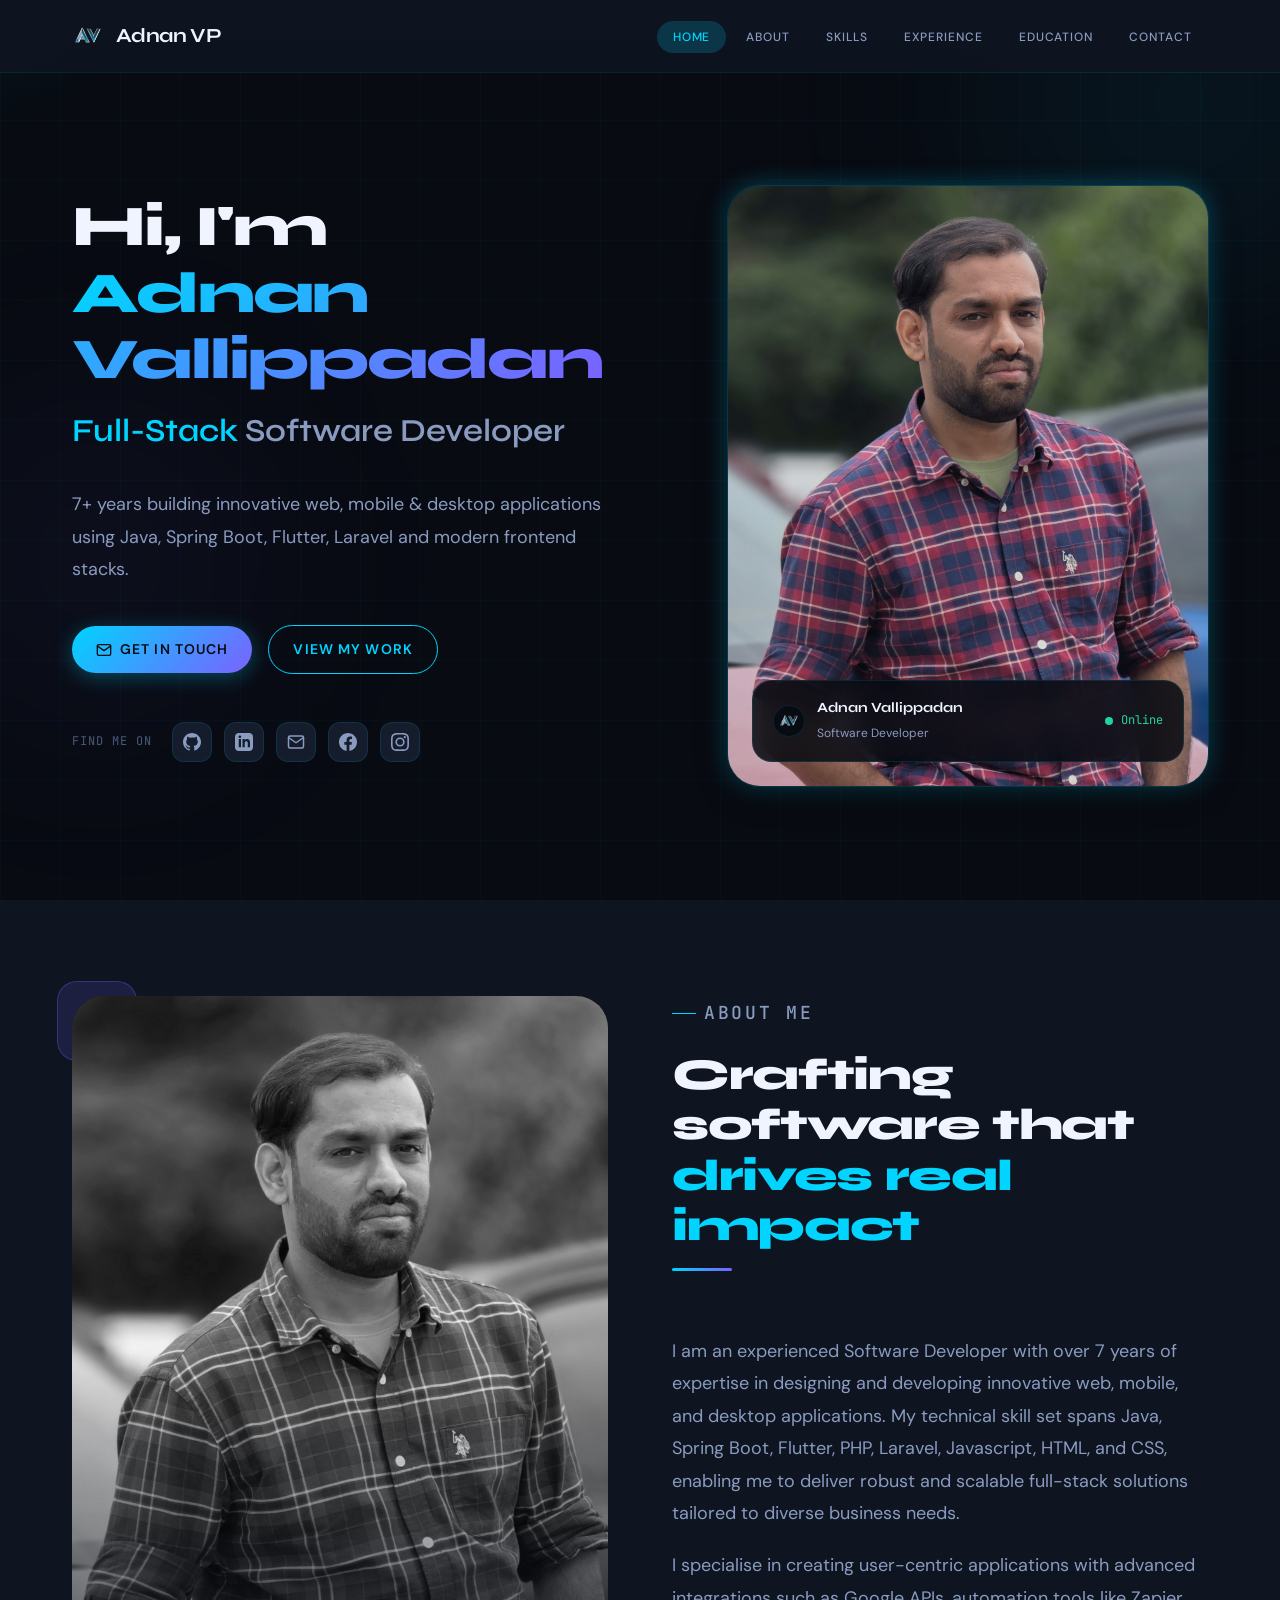
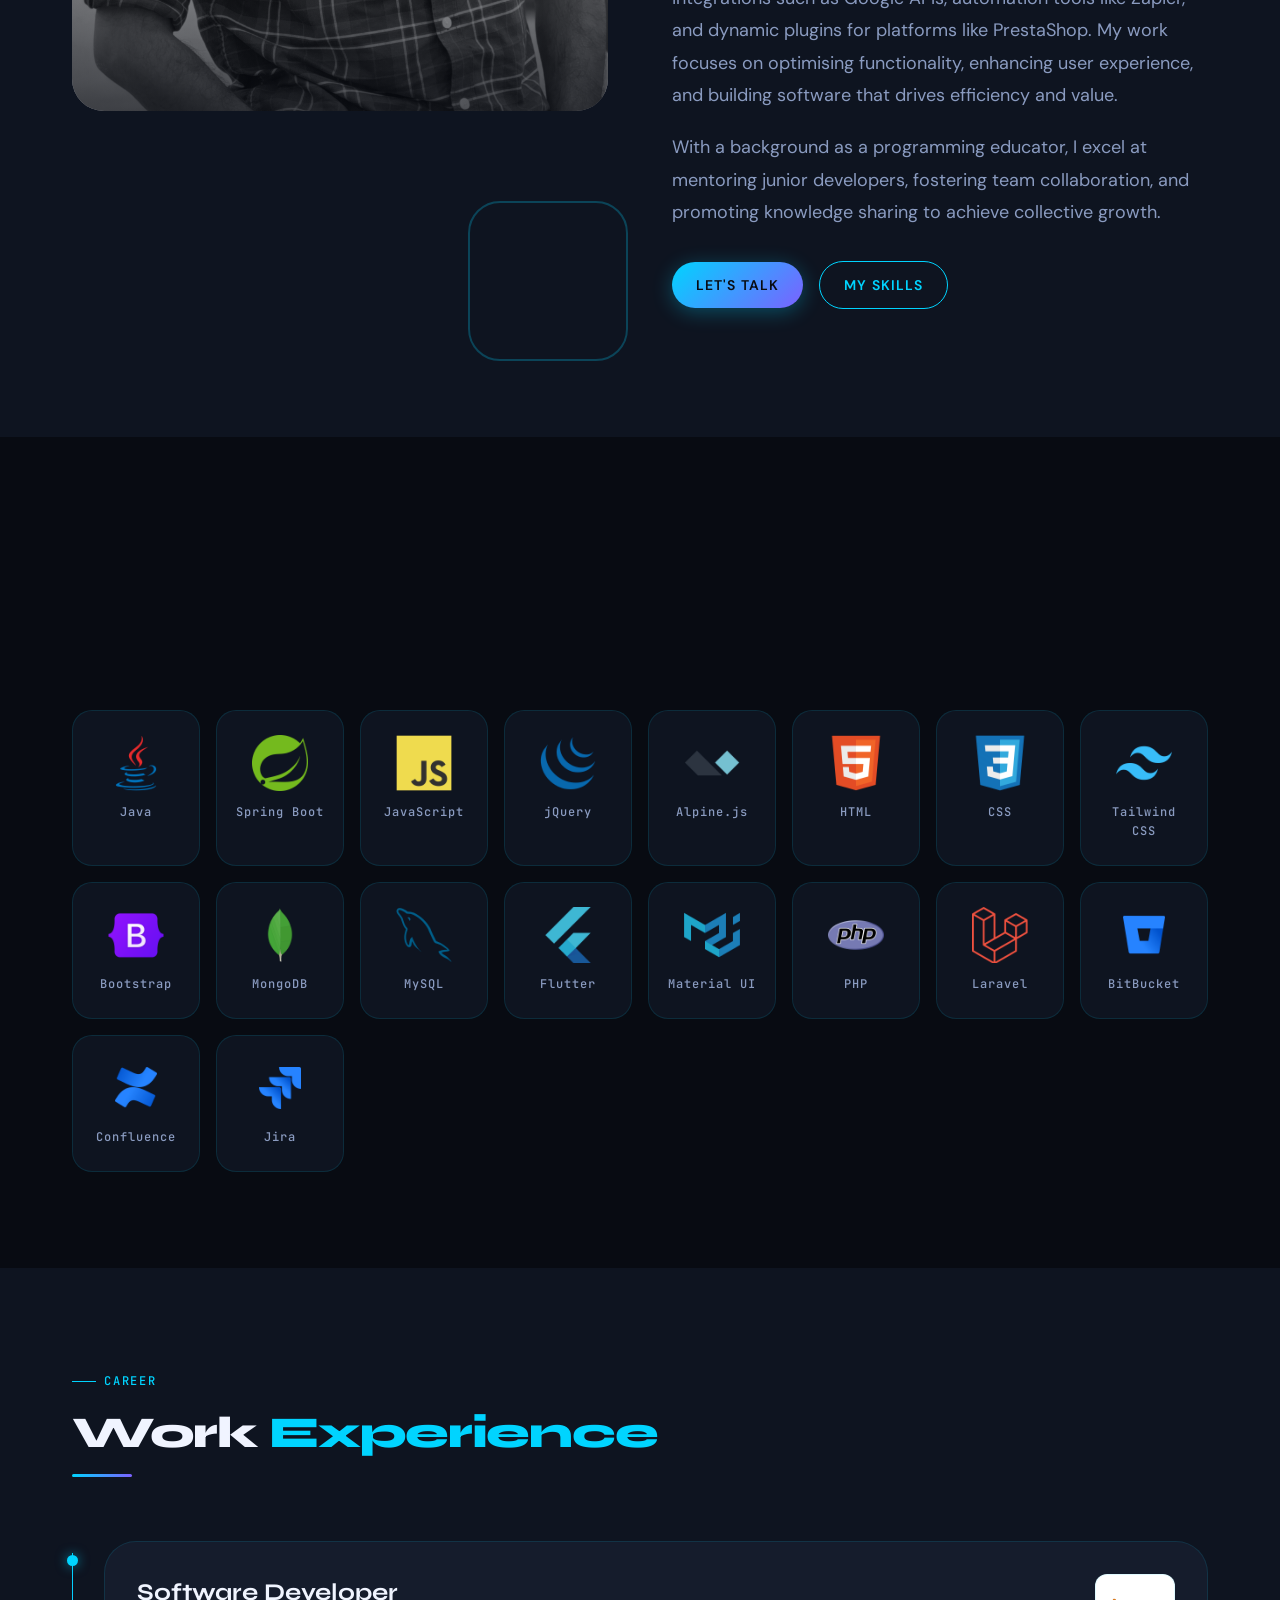
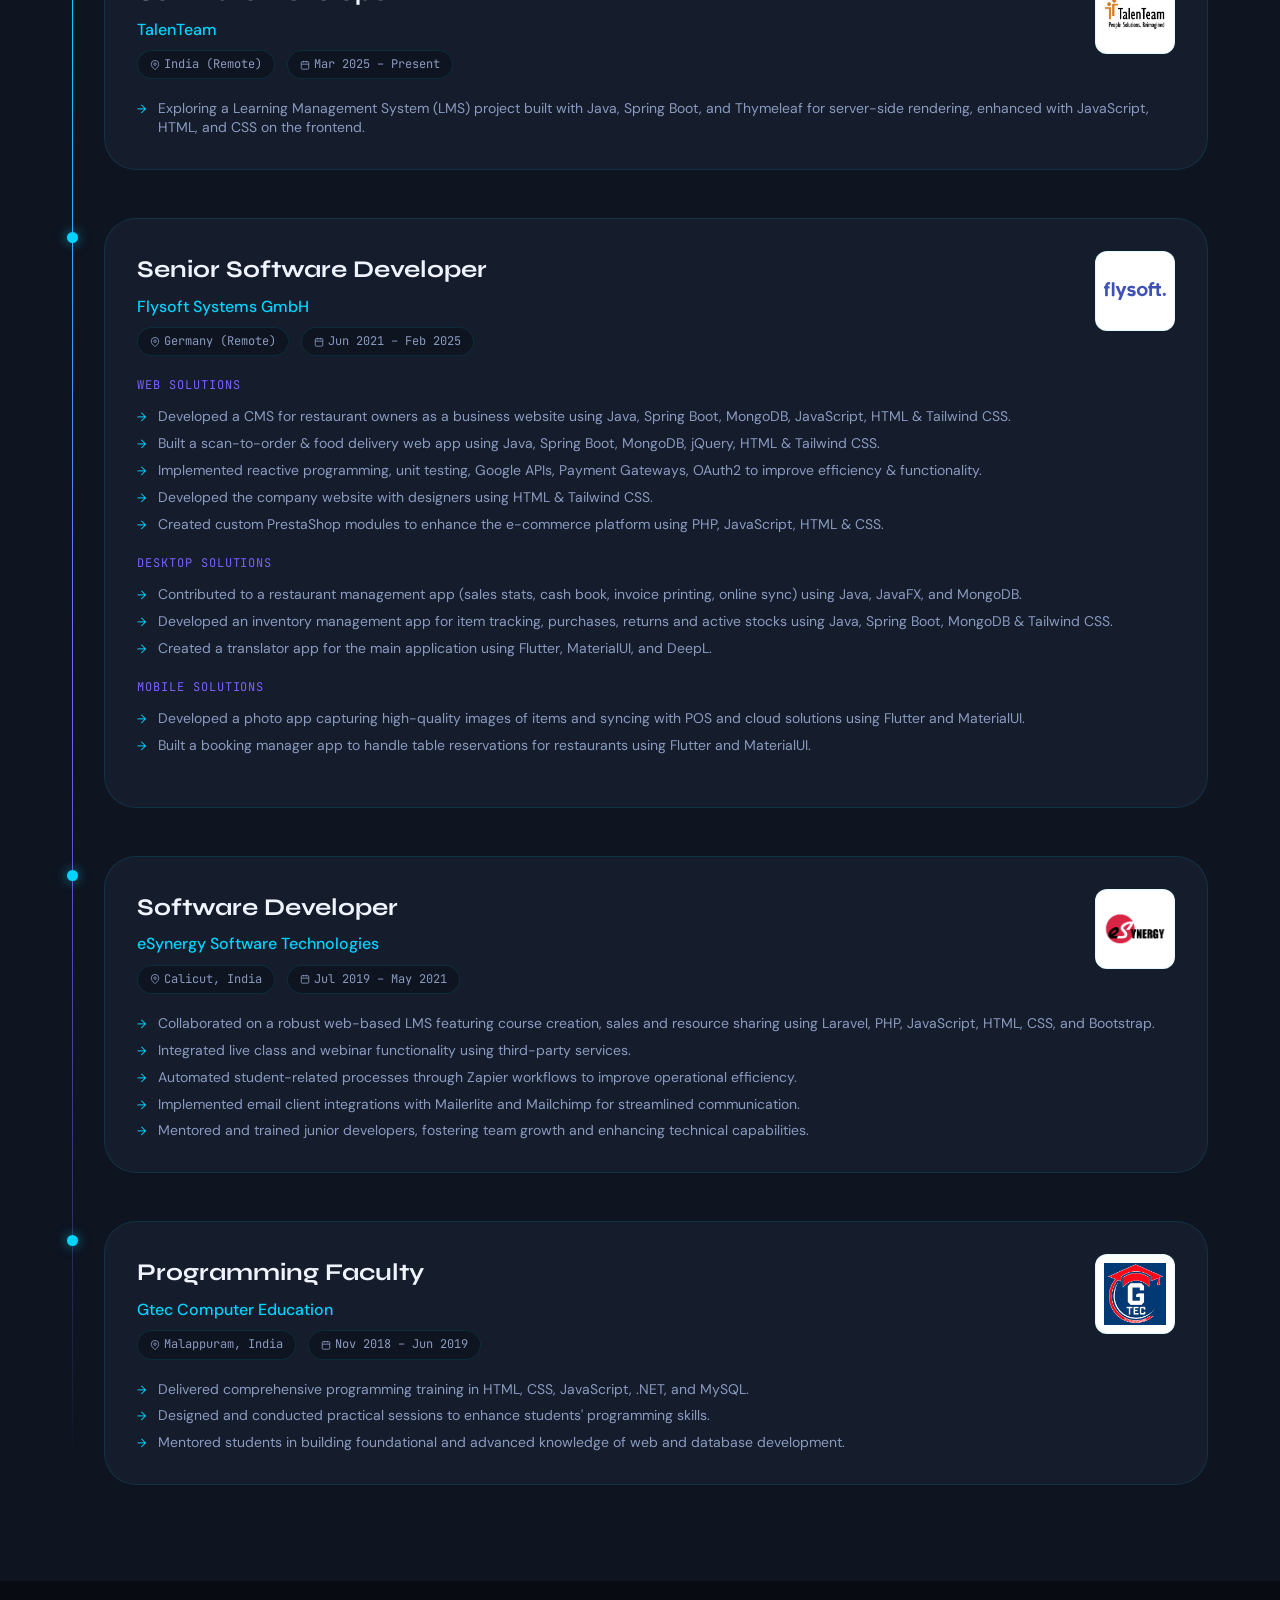
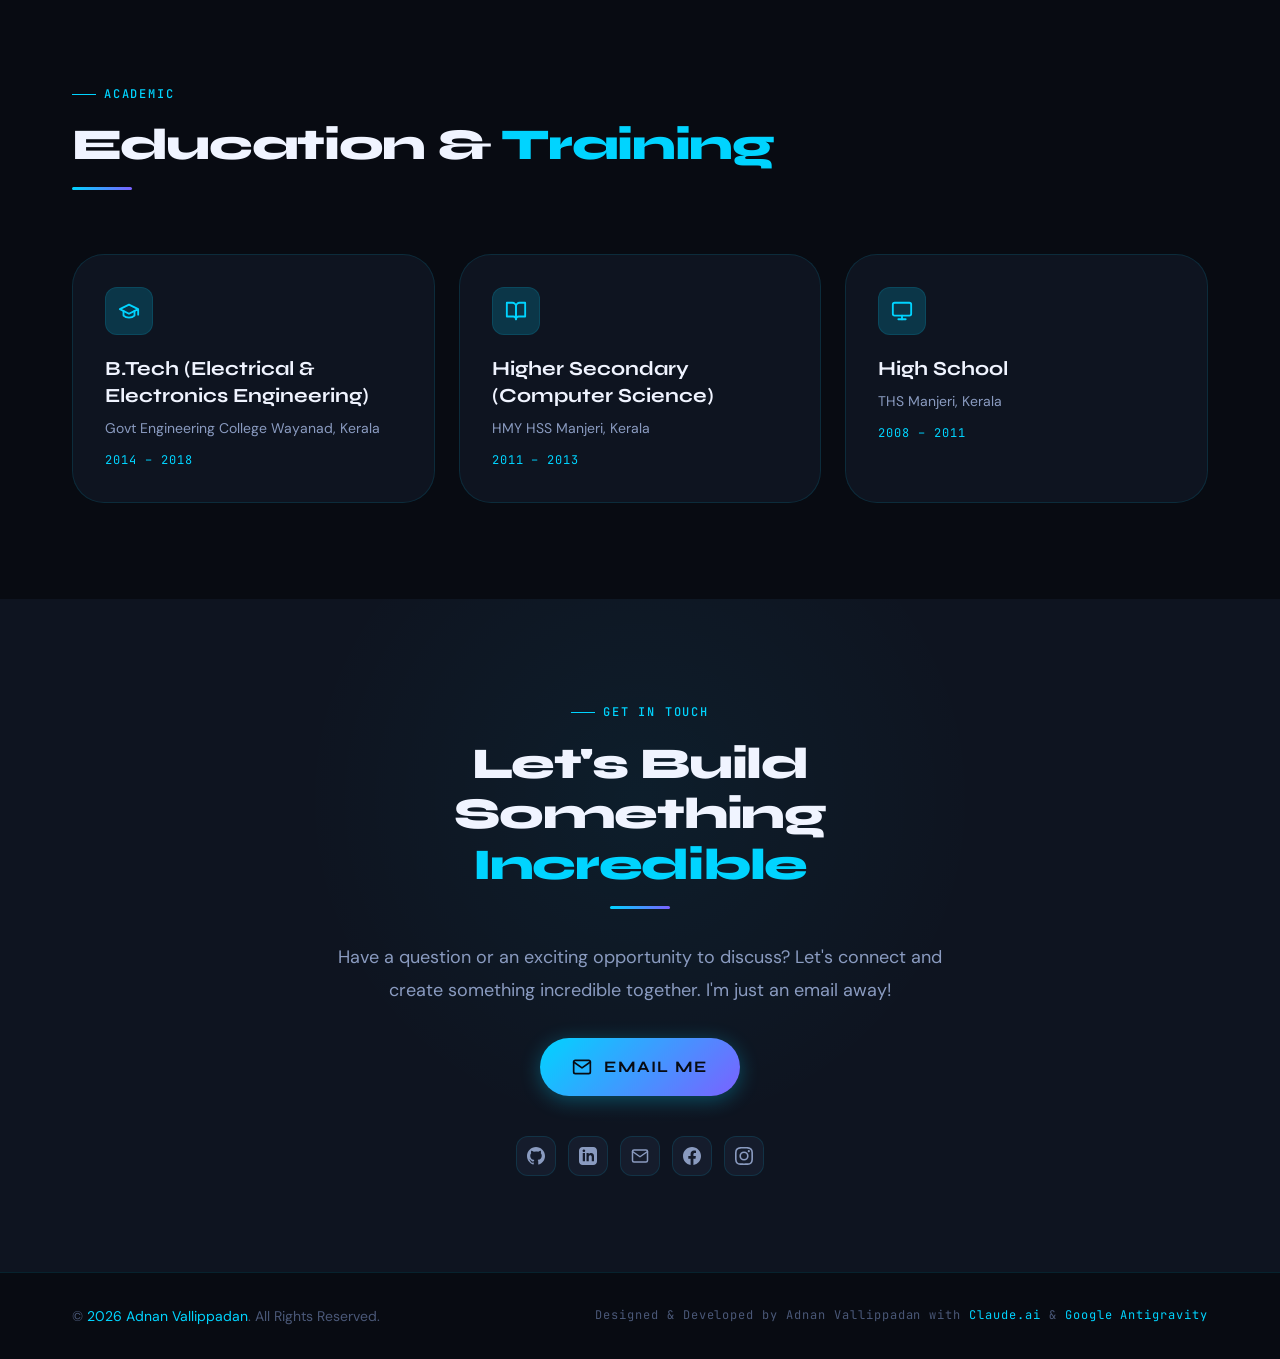
<file: index.html>
<!DOCTYPE html>
<html lang="en">

<head>
  <meta charset="UTF-8" />
  <meta name="viewport" content="width=device-width, initial-scale=1.0" />

  <!-- SEO Meta Tags -->
  <title>Adnan Vallippadan | Software Developer Portfolio</title>
  <meta name="description"
    content="Explore the portfolio of Adnan Vallippadan, an experienced software developer with 7+ years specialising in Java, Spring Boot, Laravel, Flutter, and full-stack web application development." />
  <meta name="keywords"
    content="Adnan Vallippadan, Software Developer, Java, Spring Boot, Laravel, Flutter, Web Developer, Full Stack Developer, Portfolio" />
  <meta name="author" content="Adnan Vallippadan" />
  <meta name="robots" content="index, follow" />
  <link rel="canonical" href="https://adnan-vallippadan.github.io/Me/" />

  <!-- Open Graph -->
  <meta property="og:type" content="website" />
  <meta property="og:url" content="https://adnan-vallippadan.github.io/Me/" />
  <meta property="og:title" content="Adnan Vallippadan | Software Developer Portfolio" />
  <meta property="og:description"
    content="Full-stack software developer specialising in Java, Spring Boot, Laravel, Flutter and modern web technologies. 7+ years of experience." />
  <meta property="og:image" content="https://adnan-vallippadan.github.io/Me/img/meta-card.png" />

  <!-- Twitter Card -->
  <meta name="twitter:card" content="summary_large_image" />
  <meta name="twitter:title" content="Adnan Vallippadan | Software Developer Portfolio" />
  <meta name="twitter:description"
    content="Full-stack software developer specialising in Java, Spring Boot, Laravel and Flutter." />
  <meta name="twitter:image" content="https://adnan-vallippadan.github.io/Me/img/meta-card.png" />

  <!-- Apple / Mobile -->
  <meta name="apple-mobile-web-app-capable" content="yes" />
  <meta name="theme-color" content="#080B12" />

  <!-- Stylesheets -->
  <link rel="stylesheet" href="css/variables.css" />
  <link rel="stylesheet" href="css/style.css" />

  <!-- Favicons -->
  <link rel="icon" type="image/png" href="./img/favicon/favicon-96x96.png" sizes="96x96" />
  <link rel="icon" type="image/svg+xml" href="./img/favicon/favicon.svg" />
  <link rel="shortcut icon" href="./img/favicon/favicon.ico" />
  <link rel="apple-touch-icon" sizes="180x180" href="./img/favicon/apple-touch-icon.png" />
  <meta name="apple-mobile-web-app-title" content="My Portfolio" />
  <link rel="manifest" href="./img/favicon/site.webmanifest" />
  <!-- Google tag (gtag.js) -->
  <script async src="https://www.googletagmanager.com/gtag/js?id=G-11XJTH74Q6"></script>
  <script>
    window.dataLayer = window.dataLayer || [];
    function gtag() { dataLayer.push(arguments); }
    gtag('js', new Date());

    gtag('config', 'G-11XJTH74Q6');
  </script>
</head>

<body>

  <!-- Background decorations -->
  <div class="bg-grid" aria-hidden="true"></div>
  <div class="bg-orb bg-orb--1" aria-hidden="true"></div>
  <div class="bg-orb bg-orb--2" aria-hidden="true"></div>

  <!-- Navigation -->
  <header role="banner">
    <nav class="nav" id="navbar" aria-label="Primary navigation">
      <div class="container nav__inner">

        <!-- Logo -->
        <a href="#home" class="nav__logo" aria-label="Adnan Vallippadan — go to top">
          <img src="img/logo/logo.png" alt="Adnan VP Logo" class="nav__logo-img" />
          Adnan VP
        </a>

        <!-- Desktop links -->
        <ul class="nav__links" role="list">
          <li><a href="#home" class="nav__link active" aria-current="page">Home</a></li>
          <li><a href="#about" class="nav__link">About</a></li>
          <li><a href="#skills" class="nav__link">Skills</a></li>
          <li><a href="#experience" class="nav__link">Experience</a></li>
          <li><a href="#education" class="nav__link">Education</a></li>
          <li><a href="#contact" class="nav__link">Contact</a></li>
        </ul>

        <!-- Mobile hamburger -->
        <button class="nav__hamburger" id="hamburger" aria-label="Toggle mobile menu" aria-expanded="false"
          aria-controls="mobile-drawer">
          <span></span><span></span><span></span>
        </button>
      </div>
    </nav>

    <!-- Mobile drawer -->
    <nav class="nav__drawer" id="mobile-drawer" aria-label="Mobile navigation" aria-hidden="true">
      <a href="#home" class="nav__link" tabindex="-1">Home</a>
      <a href="#about" class="nav__link" tabindex="-1">About</a>
      <a href="#skills" class="nav__link" tabindex="-1">Skills</a>
      <a href="#experience" class="nav__link" tabindex="-1">Experience</a>
      <a href="#education" class="nav__link" tabindex="-1">Education</a>
      <a href="#contact" class="nav__link" tabindex="-1">Contact</a>
    </nav>
  </header>

  <main id="main-content">

    <!-- Hero -->
    <section id="home" class="hero" aria-labelledby="hero-heading">
      <div class="container">
        <div class="hero__content">

          <h1 id="hero-heading" class="hero__name">
            Hi, I'm<br><span class="hero__name-highlight"><span>Adnan</span><br><span>Vallippadan</span></span>
          </h1>

          <p class="hero__title">
            <span>Full-Stack</span> Software Developer
          </p>

          <p class="hero__bio">
            7+ years building innovative web, mobile &amp; desktop applications
            using Java, Spring Boot, Flutter, Laravel and modern frontend stacks.
          </p>

          <div class="hero__actions">
            <a href="#contact" class="btn btn--primary" aria-label="Go to contact section">
              <svg width="16" height="16" viewBox="0 0 24 24" fill="none" stroke="currentColor" stroke-width="2"
                stroke-linecap="round" stroke-linejoin="round" aria-hidden="true">
                <path d="M4 4h16c1.1 0 2 .9 2 2v12c0 1.1-.9 2-2 2H4c-1.1 0-2-.9-2-2V6c0-1.1.9-2 2-2z" />
                <polyline points="22,6 12,13 2,6" />
              </svg>
              Get in Touch
            </a>
            <a href="#experience" class="btn btn--outline" aria-label="View my experience">
              View My Work
            </a>
          </div>

          <!-- Social links -->
          <div class="hero__socials">
            <span class="hero__social-label" aria-hidden="true">Find me on</span>
            <a href="https://github.com/adnan-vallippadan" class="social-icon" aria-label="GitHub profile"
              target="_blank" rel="noopener noreferrer">
              <svg viewBox="0 0 24 24" fill="currentColor" aria-hidden="true">
                <path
                  d="M12 0C5.37 0 0 5.37 0 12c0 5.3 3.44 9.8 8.2 11.38.6.11.82-.26.82-.57v-2c-3.34.73-4.04-1.61-4.04-1.61-.55-1.39-1.34-1.76-1.34-1.76-1.09-.75.08-.73.08-.73 1.2.08 1.84 1.24 1.84 1.24 1.07 1.83 2.81 1.3 3.5 1 .1-.78.42-1.3.76-1.6-2.67-.3-5.47-1.33-5.47-5.93 0-1.31.47-2.38 1.24-3.22-.13-.3-.54-1.52.12-3.18 0 0 1.01-.32 3.3 1.23a11.5 11.5 0 013-.4c1.02 0 2.04.13 3 .4 2.28-1.55 3.29-1.23 3.29-1.23.66 1.66.25 2.88.12 3.18.77.84 1.24 1.91 1.24 3.22 0 4.61-2.8 5.63-5.48 5.92.43.37.81 1.1.81 2.22v3.29c0 .32.21.69.82.57C20.56 21.8 24 17.3 24 12c0-6.63-5.37-12-12-12z" />
              </svg>
            </a>
            <a href="https://www.linkedin.com/in/adnan-vallippadan/" class="social-icon" aria-label="LinkedIn profile"
              target="_blank" rel="noopener noreferrer">
              <svg viewBox="0 0 24 24" fill="currentColor" aria-hidden="true">
                <path
                  d="M19 0h-14c-2.761 0-5 2.239-5 5v14c0 2.761 2.239 5 5 5h14c2.762 0 5-2.239 5-5v-14c0-2.761-2.238-5-5-5zm-11 19h-3v-11h3v11zm-1.5-12.268c-.966 0-1.75-.779-1.75-1.75s.784-1.75 1.75-1.75 1.75.779 1.75 1.75-.784 1.75-1.75 1.75zm13.5 12.268h-3v-5.604c0-3.368-4-3.113-4 0v5.604h-3v-11h3v1.765c1.396-2.586 7-2.777 7 2.476v6.759z" />
              </svg>
            </a>
            <a href="mailto:adnanvp9@gmail.com" class="social-icon" aria-label="Send email" target="_blank"
              rel="noopener noreferrer">
              <svg viewBox="0 0 24 24" fill="none" stroke="currentColor" stroke-width="2" stroke-linecap="round"
                stroke-linejoin="round" aria-hidden="true">
                <path d="M4 4h16c1.1 0 2 .9 2 2v12c0 1.1-.9 2-2 2H4c-1.1 0-2-.9-2-2V6c0-1.1.9-2 2-2z" />
                <polyline points="22,6 12,13 2,6" />
              </svg>
            </a>
            <a href="https://www.facebook.com/adnan.vp.9/" class="social-icon" aria-label="Facebook profile"
              target="_blank" rel="noopener noreferrer">
              <svg viewBox="0 0 24 24" fill="currentColor" aria-hidden="true">
                <path
                  d="M24 12.07C24 5.41 18.63 0 12 0S0 5.41 0 12.07C0 18.1 4.39 23.1 10.13 24v-8.44H7.08v-3.49h3.04V9.41c0-3.02 1.8-4.7 4.54-4.7 1.31 0 2.68.24 2.68.24v2.97h-1.5c-1.5 0-1.96.93-1.96 1.89v2.26h3.32l-.53 3.49h-2.79V24C19.62 23.1 24 18.1 24 12.07z" />
              </svg>
            </a>
            <a href="https://www.instagram.com/adnan_vallippadan/" class="social-icon" aria-label="Instagram profile"
              target="_blank" rel="noopener noreferrer">
              <svg viewBox="0 0 24 24" fill="currentColor" aria-hidden="true">
                <path
                  d="M12 2.163c3.204 0 3.584.012 4.85.07 3.252.148 4.771 1.691 4.919 4.919.058 1.265.069 1.645.069 4.849 0 3.205-.012 3.584-.069 4.849-.149 3.225-1.664 4.771-4.919 4.919-1.266.058-1.644.07-4.85.07-3.204 0-3.584-.012-4.849-.07-3.26-.149-4.771-1.699-4.919-4.92-.058-1.265-.07-1.644-.07-4.849 0-3.204.013-3.583.07-4.849.149-3.227 1.664-4.771 4.919-4.919 1.266-.057 1.645-.069 4.849-.069zM12 0C8.741 0 8.333.014 7.053.072 2.695.272.273 2.69.073 7.052.014 8.333 0 8.741 0 12c0 3.259.014 3.668.072 4.948.2 4.358 2.618 6.78 6.98 6.98C8.333 23.986 8.741 24 12 24c3.259 0 3.668-.014 4.948-.072 4.354-.2 6.782-2.618 6.979-6.98.059-1.28.073-1.689.073-4.948 0-3.259-.014-3.667-.072-4.947-.196-4.354-2.617-6.78-6.979-6.98C15.668.014 15.259 0 12 0zm0 5.838a6.162 6.162 0 100 12.324 6.162 6.162 0 000-12.324zM12 16a4 4 0 110-8 4 4 0 010 8zm6.406-11.845a1.44 1.44 0 100 2.881 1.44 1.44 0 000-2.881z" />
              </svg>
            </a>
          </div>
        </div>

        <!-- Floating card (desktop) -->
        <div class="hero__card" aria-hidden="true">
          <div class="hero__card-inner">
            <img src="img/me.jpg" alt="Adnan Vallippadan" loading="eager" />
            <div class="hero__card-badge">
              <img src="img/logo/logo.png" alt="Adnan VP Logo" class="hero__card-avatar" />
              <div class="hero__card-info">
                <strong>Adnan Vallippadan</strong>
                <span>Software Developer</span>
              </div>
              <div class="hero__card-status">
                <span class="status-dot"></span>
                <span>Online</span>
              </div>
            </div>
          </div>
        </div>

      </div>
    </section>


    <!-- About -->
    <section id="about" class="about" aria-labelledby="about-heading">
      <div class="container">
        <div class="about__inner">

          <!-- Image column -->
          <div class="about__image-wrap reveal">
            <div class="about__image-frame">
              <img src="img/me-2.jpg" alt="Adnan Vallippadan — software developer" loading="lazy" />
            </div>
            <div class="about__image-deco" aria-hidden="true"></div>
            <div class="about__image-deco2" aria-hidden="true"></div>

            <!-- Stats -->
            <div class="about__stats" role="list" aria-label="Key statistics">
              <div class="about__stat reveal reveal-delay-1" role="listitem">
                <div class="about__stat-value">7+</div>
                <div class="about__stat-label">Years Exp.</div>
              </div>
              <div class="about__stat reveal reveal-delay-2" role="listitem">
                <div class="about__stat-value">4</div>
                <div class="about__stat-label">Companies</div>
              </div>
              <div class="about__stat reveal reveal-delay-3" role="listitem">
                <div class="about__stat-value">15+</div>
                <div class="about__stat-label">Technologies</div>
              </div>
              <div class="about__stat reveal reveal-delay-4" role="listitem">
                <div class="about__stat-value">∞</div>
                <div class="about__stat-label">Coffee ☕</div>
              </div>
            </div>
          </div>

          <!-- Text column -->
          <div class="about__text reveal reveal-delay-2">
            <p class="section-label" aria-hidden="true">About Me</p>
            <h2 id="about-heading" class="section-title">
              Crafting software that<br /><span>drives real impact</span>
            </h2>
            <div class="section-divider" aria-hidden="true"></div>

            <p>
              I am an experienced Software Developer with over 7 years of expertise in designing
              and developing innovative web, mobile, and desktop applications. My technical skill
              set spans Java, Spring Boot, Flutter, PHP, Laravel, Javascript, HTML, and CSS,
              enabling me to deliver robust and scalable full-stack solutions tailored to diverse
              business needs.
            </p>
            <p>
              I specialise in creating user-centric applications with advanced integrations such
              as Google APIs, automation tools like Zapier, and dynamic plugins for platforms like
              PrestaShop. My work focuses on optimising functionality, enhancing user experience,
              and building software that drives efficiency and value.
            </p>
            <p>
              With a background as a programming educator, I excel at mentoring junior developers,
              fostering team collaboration, and promoting knowledge sharing to achieve collective
              growth.
            </p>

            <div class="hero__actions">
              <a href="#contact" class="btn btn--primary" aria-label="Contact Adnan">Let's Talk</a>
              <a href="#skills" class="btn btn--outline" aria-label="View skills">My Skills</a>
            </div>
          </div>
        </div>
      </div>
    </section>


    <!-- Skills -->
    <section id="skills" class="skills" aria-labelledby="skills-heading">
      <div class="container">
        <p class="section-label reveal" aria-hidden="true">Tech Stack</p>
        <h2 id="skills-heading" class="section-title reveal reveal-delay-1">
          Skills &amp; <span>Technologies</span>
        </h2>
        <div class="section-divider reveal reveal-delay-2" aria-hidden="true"></div>

        <div class="skills__grid" role="list" aria-label="List of technologies">

          <!-- Skill cards — using local images from img/skills folder -->
          <div class="skill-card reveal" role="listitem" aria-label="Java">
            <div class="skill-card__icon">
              <img src="img/skills/Java.png" alt="Java logo" loading="lazy" />
            </div>
            <span class="skill-card__name">Java</span>
          </div>

          <div class="skill-card reveal reveal-delay-1" role="listitem" aria-label="Spring Boot">
            <div class="skill-card__icon">
              <img src="img/skills/Spring.png" alt="Spring Boot logo" loading="lazy" />
            </div>
            <span class="skill-card__name">Spring Boot</span>
          </div>

          <div class="skill-card reveal reveal-delay-2" role="listitem" aria-label="JavaScript">
            <div class="skill-card__icon">
              <img src="img/skills/JavaScript.png" alt="JavaScript logo" loading="lazy" />
            </div>
            <span class="skill-card__name">JavaScript</span>
          </div>

          <div class="skill-card reveal reveal-delay-3" role="listitem" aria-label="jQuery">
            <div class="skill-card__icon">
              <img src="img/skills/jQuery.png" alt="jQuery logo" loading="lazy" />
            </div>
            <span class="skill-card__name">jQuery</span>
          </div>

          <div class="skill-card reveal reveal-delay-4" role="listitem" aria-label="Alpine.js">
            <div class="skill-card__icon">
              <img src="img/skills/Alpine.js.png" alt="Alpine.js logo" loading="lazy" />
            </div>
            <span class="skill-card__name">Alpine.js</span>
          </div>

          <div class="skill-card reveal" role="listitem" aria-label="HTML5">
            <div class="skill-card__icon">
              <img src="img/skills/HTML5.png" alt="HTML5 logo" loading="lazy" />
            </div>
            <span class="skill-card__name">HTML</span>
          </div>

          <div class="skill-card reveal reveal-delay-1" role="listitem" aria-label="CSS3">
            <div class="skill-card__icon">
              <img src="img/skills/CSS3.png" alt="CSS3 logo" loading="lazy" />
            </div>
            <span class="skill-card__name">CSS</span>
          </div>

          <div class="skill-card reveal reveal-delay-2" role="listitem" aria-label="Tailwind CSS">
            <div class="skill-card__icon">
              <img src="img/skills/TailwindCSS.png" alt="Tailwind CSS logo" loading="lazy" />
            </div>
            <span class="skill-card__name">Tailwind CSS</span>
          </div>

          <div class="skill-card reveal reveal-delay-3" role="listitem" aria-label="Bootstrap">
            <div class="skill-card__icon">
              <img src="img/skills/Bootstrap.png" alt="Bootstrap logo" loading="lazy" />
            </div>
            <span class="skill-card__name">Bootstrap</span>
          </div>

          <div class="skill-card reveal reveal-delay-4" role="listitem" aria-label="MongoDB">
            <div class="skill-card__icon">
              <img src="img/skills/MongoDB.png" alt="MongoDB logo" loading="lazy" />
            </div>
            <span class="skill-card__name">MongoDB</span>
          </div>

          <div class="skill-card reveal" role="listitem" aria-label="MySQL">
            <div class="skill-card__icon">
              <img src="img/skills/MySQL.png" alt="MySQL logo" loading="lazy" />
            </div>
            <span class="skill-card__name">MySQL</span>
          </div>

          <div class="skill-card reveal reveal-delay-1" role="listitem" aria-label="Flutter">
            <div class="skill-card__icon">
              <img src="img/skills/Flutter.png" alt="Flutter logo" loading="lazy" />
            </div>
            <span class="skill-card__name">Flutter</span>
          </div>

          <div class="skill-card reveal reveal-delay-2" role="listitem" aria-label="Material UI">
            <div class="skill-card__icon">
              <img src="img/skills/MaterialUI.png" alt="Material UI logo" loading="lazy" />
            </div>
            <span class="skill-card__name">Material UI</span>
          </div>

          <div class="skill-card reveal reveal-delay-3" role="listitem" aria-label="PHP">
            <div class="skill-card__icon">
              <img src="img/skills/PHP.png" alt="PHP logo" loading="lazy" />
            </div>
            <span class="skill-card__name">PHP</span>
          </div>

          <div class="skill-card reveal reveal-delay-4" role="listitem" aria-label="Laravel">
            <div class="skill-card__icon">
              <img src="img/skills/Laravel.png" alt="Laravel logo" loading="lazy" />
            </div>
            <span class="skill-card__name">Laravel</span>
          </div>

          <div class="skill-card reveal" role="listitem" aria-label="Bitbucket">
            <div class="skill-card__icon">
              <img src="img/skills/BitBucket.png" alt="Bitbucket logo" loading="lazy" />
            </div>
            <span class="skill-card__name">BitBucket</span>
          </div>

          <div class="skill-card reveal reveal-delay-1" role="listitem" aria-label="Confluence">
            <div class="skill-card__icon">
              <img src="img/skills/Confluence.png" alt="Confluence logo" loading="lazy" />
            </div>
            <span class="skill-card__name">Confluence</span>
          </div>

          <div class="skill-card reveal reveal-delay-2" role="listitem" aria-label="Jira">
            <div class="skill-card__icon">
              <img src="img/skills/Jira.png" alt="Jira logo" loading="lazy" />
            </div>
            <span class="skill-card__name">Jira</span>
          </div>

        </div>
      </div>
    </section>


    <!-- Experience -->
    <section id="experience" class="experience" aria-labelledby="experience-heading">
      <div class="container">
        <p class="section-label reveal" aria-hidden="true">Career</p>
        <h2 id="experience-heading" class="section-title reveal reveal-delay-1">
          Work <span>Experience</span>
        </h2>
        <div class="section-divider reveal reveal-delay-2" aria-hidden="true"></div>

        <div class="experience__timeline">

          <!-- TalenTeam -->
          <article class="exp-item reveal" aria-label="Software Developer at TalenTeam">
            <div class="exp-card">
              <div class="exp-card__header">
                <div class="exp-card__meta">
                  <h3 class="exp-card__role">Software Developer</h3>
                  <div class="exp-card__company">
                    <a href="https://talenteam.com/" class="exp-card__company-link" target="_blank"
                      rel="noopener noreferrer" aria-label="TalenTeam website">TalenTeam</a>
                  </div>
                  <div class="exp-card__details">
                    <span class="exp-card__tag">
                      <svg width="10" height="10" viewBox="0 0 24 24" fill="none" stroke="currentColor" stroke-width="2"
                        aria-hidden="true">
                        <path d="M21 10c0 7-9 13-9 13s-9-6-9-13a9 9 0 0118 0z" />
                        <circle cx="12" cy="10" r="3" />
                      </svg>
                      India (Remote)
                    </span>
                    <span class="exp-card__tag">
                      <svg width="10" height="10" viewBox="0 0 24 24" fill="none" stroke="currentColor" stroke-width="2"
                        aria-hidden="true">
                        <rect x="3" y="4" width="18" height="18" rx="2" ry="2" />
                        <line x1="16" y1="2" x2="16" y2="6" />
                        <line x1="8" y1="2" x2="8" y2="6" />
                        <line x1="3" y1="10" x2="21" y2="10" />
                      </svg>
                      Mar 2025 – Present
                    </span>
                  </div>
                </div>
                <a href="https://talenteam.com/" target="_blank" rel="noopener noreferrer" class="exp-card__logo"
                  aria-label="TalenTeam website">
                  <img src="img/company/talenteam_logo.jpg" alt="TalenTeam company logo" loading="lazy" />
                </a>
              </div>
              <ul class="exp-card__bullets" aria-label="Responsibilities at TalenTeam">
                <li>Exploring a Learning Management System (LMS) project built with Java, Spring Boot, and Thymeleaf for
                  server-side rendering, enhanced with JavaScript, HTML, and CSS on the frontend.</li>
              </ul>
            </div>
          </article>

          <!-- Flysoft -->
          <article class="exp-item reveal reveal-delay-1"
            aria-label="Senior Software Developer at Flysoft Systems GmbH">
            <div class="exp-card">
              <div class="exp-card__header">
                <div class="exp-card__meta">
                  <h3 class="exp-card__role">Senior Software Developer</h3>
                  <div class="exp-card__company">
                    <a href="https://flysoft.eu/" class="exp-card__company-link" target="_blank"
                      rel="noopener noreferrer" aria-label="Flysoft Systems GmbH website">Flysoft Systems GmbH</a>
                  </div>
                  <div class="exp-card__details">
                    <span class="exp-card__tag">
                      <svg width="10" height="10" viewBox="0 0 24 24" fill="none" stroke="currentColor" stroke-width="2"
                        aria-hidden="true">
                        <path d="M21 10c0 7-9 13-9 13s-9-6-9-13a9 9 0 0118 0z" />
                        <circle cx="12" cy="10" r="3" />
                      </svg>
                      Germany (Remote)
                    </span>
                    <span class="exp-card__tag">
                      <svg width="10" height="10" viewBox="0 0 24 24" fill="none" stroke="currentColor" stroke-width="2"
                        aria-hidden="true">
                        <rect x="3" y="4" width="18" height="18" rx="2" ry="2" />
                        <line x1="16" y1="2" x2="16" y2="6" />
                        <line x1="8" y1="2" x2="8" y2="6" />
                        <line x1="3" y1="10" x2="21" y2="10" />
                      </svg>
                      Jun 2021 – Feb 2025
                    </span>
                  </div>
                </div>
                <a href="https://flysoft.eu/" target="_blank" rel="noopener noreferrer" class="exp-card__logo"
                  aria-label="Flysoft Systems GmbH website">
                  <img src="img/company/flysoft_logo.svg" alt="Flysoft Systems GmbH company logo" loading="lazy" />
                </a>
              </div>

              <div class="exp-group">
                <p class="exp-group__title" aria-label="Web Solutions">Web Solutions</p>
                <ul class="exp-card__bullets" aria-label="Web Solutions responsibilities">
                  <li>Developed a CMS for restaurant owners as a business website using Java, Spring Boot, MongoDB,
                    JavaScript, HTML &amp; Tailwind CSS.</li>
                  <li>Built a scan-to-order &amp; food delivery web app using Java, Spring Boot, MongoDB, jQuery, HTML
                    &amp; Tailwind CSS.</li>
                  <li>Implemented reactive programming, unit testing, Google APIs, Payment Gateways, OAuth2 to improve
                    efficiency &amp; functionality.</li>
                  <li>Developed the company website with designers using HTML &amp; Tailwind CSS.</li>
                  <li>Created custom PrestaShop modules to enhance the e-commerce platform using PHP, JavaScript, HTML
                    &amp; CSS.</li>
                </ul>
              </div>

              <div class="exp-group">
                <p class="exp-group__title" aria-label="Desktop Solutions">Desktop Solutions</p>
                <ul class="exp-card__bullets" aria-label="Desktop Solutions responsibilities">
                  <li>Contributed to a restaurant management app (sales stats, cash book, invoice printing, online sync)
                    using Java, JavaFX, and MongoDB.</li>
                  <li>Developed an inventory management app for item tracking, purchases, returns and active stocks
                    using Java, Spring Boot, MongoDB &amp; Tailwind CSS.</li>
                  <li>Created a translator app for the main application using Flutter, MaterialUI, and DeepL.</li>
                </ul>
              </div>

              <div class="exp-group">
                <p class="exp-group__title" aria-label="Mobile Solutions">Mobile Solutions</p>
                <ul class="exp-card__bullets" aria-label="Mobile Solutions responsibilities">
                  <li>Developed a photo app capturing high-quality images of items and syncing with POS and cloud
                    solutions using Flutter and MaterialUI.</li>
                  <li>Built a booking manager app to handle table reservations for restaurants using Flutter and
                    MaterialUI.</li>
                </ul>
              </div>
            </div>
          </article>

          <!-- eSynergy -->
          <article class="exp-item reveal reveal-delay-2"
            aria-label="Software Developer at eSynergy Software Technologies">
            <div class="exp-card">
              <div class="exp-card__header">
                <div class="exp-card__meta">
                  <h3 class="exp-card__role">Software Developer</h3>
                  <div class="exp-card__company">
                    <a href="https://www.esynergysoft.com/" class="exp-card__company-link" target="_blank"
                      rel="noopener noreferrer" aria-label="eSynergy Software Technologies website">eSynergy Software
                      Technologies</a>
                  </div>
                  <div class="exp-card__details">
                    <span class="exp-card__tag">
                      <svg width="10" height="10" viewBox="0 0 24 24" fill="none" stroke="currentColor" stroke-width="2"
                        aria-hidden="true">
                        <path d="M21 10c0 7-9 13-9 13s-9-6-9-13a9 9 0 0118 0z" />
                        <circle cx="12" cy="10" r="3" />
                      </svg>
                      Calicut, India
                    </span>
                    <span class="exp-card__tag">
                      <svg width="10" height="10" viewBox="0 0 24 24" fill="none" stroke="currentColor" stroke-width="2"
                        aria-hidden="true">
                        <rect x="3" y="4" width="18" height="18" rx="2" ry="2" />
                        <line x1="16" y1="2" x2="16" y2="6" />
                        <line x1="8" y1="2" x2="8" y2="6" />
                        <line x1="3" y1="10" x2="21" y2="10" />
                      </svg>
                      Jul 2019 – May 2021
                    </span>
                  </div>
                </div>
                <a href="https://www.esynergysoft.com/" target="_blank" rel="noopener noreferrer" class="exp-card__logo"
                  aria-label="eSynergy Software Technologies website">
                  <img src="img/company/esynergy_logo.png" alt="eSynergy Software Technologies company logo"
                    loading="lazy" />
                </a>
              </div>
              <ul class="exp-card__bullets" aria-label="Responsibilities at eSynergy">
                <li>Collaborated on a robust web-based LMS featuring course creation, sales and resource sharing using
                  Laravel, PHP, JavaScript, HTML, CSS, and Bootstrap.</li>
                <li>Integrated live class and webinar functionality using third-party services.</li>
                <li>Automated student-related processes through Zapier workflows to improve operational efficiency.</li>
                <li>Implemented email client integrations with Mailerlite and Mailchimp for streamlined communication.
                </li>
                <li>Mentored and trained junior developers, fostering team growth and enhancing technical capabilities.
                </li>
              </ul>
            </div>
          </article>

          <!-- Gtec -->
          <article class="exp-item reveal reveal-delay-3" aria-label="Programming Faculty at Gtec Computer Education">
            <div class="exp-card">
              <div class="exp-card__header">
                <div class="exp-card__meta">
                  <h3 class="exp-card__role">Programming Faculty</h3>
                  <div class="exp-card__company">
                    <a href="https://www.gteceducation.com/" class="exp-card__company-link" target="_blank"
                      rel="noopener noreferrer" aria-label="Gtec Computer Education website">Gtec Computer Education</a>
                  </div>
                  <div class="exp-card__details">
                    <span class="exp-card__tag">
                      <svg width="10" height="10" viewBox="0 0 24 24" fill="none" stroke="currentColor" stroke-width="2"
                        aria-hidden="true">
                        <path d="M21 10c0 7-9 13-9 13s-9-6-9-13a9 9 0 0118 0z" />
                        <circle cx="12" cy="10" r="3" />
                      </svg>
                      Malappuram, India
                    </span>
                    <span class="exp-card__tag">
                      <svg width="10" height="10" viewBox="0 0 24 24" fill="none" stroke="currentColor" stroke-width="2"
                        aria-hidden="true">
                        <rect x="3" y="4" width="18" height="18" rx="2" ry="2" />
                        <line x1="16" y1="2" x2="16" y2="6" />
                        <line x1="8" y1="2" x2="8" y2="6" />
                        <line x1="3" y1="10" x2="21" y2="10" />
                      </svg>
                      Nov 2018 – Jun 2019
                    </span>
                  </div>
                </div>
                <a href="https://www.gteceducation.com/" target="_blank" rel="noopener noreferrer"
                  class="exp-card__logo" aria-label="Gtec Computer Education website">
                  <img src="img/company/gtec_logo.png" alt="Gtec Computer Education company logo" loading="lazy" />
                </a>
              </div>
              <ul class="exp-card__bullets" aria-label="Responsibilities at Gtec">
                <li>Delivered comprehensive programming training in HTML, CSS, JavaScript, .NET, and MySQL.</li>
                <li>Designed and conducted practical sessions to enhance students' programming skills.</li>
                <li>Mentored students in building foundational and advanced knowledge of web and database development.
                </li>
              </ul>
            </div>
          </article>

        </div>
      </div>
    </section>


    <!-- Education -->
    <section id="education" class="education" aria-labelledby="education-heading">
      <div class="container">
        <p class="section-label reveal" aria-hidden="true">Academic</p>
        <h2 id="education-heading" class="section-title reveal reveal-delay-1">
          Education &amp; <span>Training</span>
        </h2>
        <div class="section-divider reveal reveal-delay-2" aria-hidden="true"></div>

        <div class="education__grid">

          <div class="edu-card reveal">
            <div class="edu-card__icon" aria-hidden="true">
              <svg viewBox="0 0 24 24" fill="none" stroke="currentColor" stroke-width="2" stroke-linecap="round"
                stroke-linejoin="round">
                <path d="M22 10v6M2 10l10-5 10 5-10 5z" />
                <path d="M6 12v5c3 3 9 3 12 0v-5" />
              </svg>
            </div>
            <h3 class="edu-card__degree">B.Tech (Electrical &amp; Electronics Engineering)</h3>
            <p class="edu-card__school">Govt Engineering College Wayanad, Kerala</p>
            <p class="edu-card__period">2014 – 2018</p>
          </div>

          <div class="edu-card reveal reveal-delay-1">
            <div class="edu-card__icon" aria-hidden="true">
              <svg viewBox="0 0 24 24" fill="none" stroke="currentColor" stroke-width="2" stroke-linecap="round"
                stroke-linejoin="round">
                <path d="M2 3h6a4 4 0 014 4v14a3 3 0 00-3-3H2z" />
                <path d="M22 3h-6a4 4 0 00-4 4v14a3 3 0 013-3h7z" />
              </svg>
            </div>
            <h3 class="edu-card__degree">Higher Secondary (Computer Science)</h3>
            <p class="edu-card__school">HMY HSS Manjeri, Kerala</p>
            <p class="edu-card__period">2011 – 2013</p>
          </div>

          <div class="edu-card reveal reveal-delay-2">
            <div class="edu-card__icon" aria-hidden="true">
              <svg viewBox="0 0 24 24" fill="none" stroke="currentColor" stroke-width="2" stroke-linecap="round"
                stroke-linejoin="round">
                <rect x="2" y="3" width="20" height="14" rx="2" ry="2" />
                <line x1="8" y1="21" x2="16" y2="21" />
                <line x1="12" y1="17" x2="12" y2="21" />
              </svg>
            </div>
            <h3 class="edu-card__degree">High School</h3>
            <p class="edu-card__school">THS Manjeri, Kerala</p>
            <p class="edu-card__period">2008 – 2011</p>
          </div>

        </div>
      </div>
    </section>


    <!-- Contact -->
    <section id="contact" class="contact" aria-labelledby="contact-heading">
      <div class="container">
        <div class="contact__inner">
          <p class="section-label reveal" style="justify-content:center;" aria-hidden="true">Get in Touch</p>
          <h2 id="contact-heading" class="section-title reveal reveal-delay-1">
            Let's Build Something<br /><span>Incredible</span>
          </h2>
          <div class="section-divider reveal reveal-delay-2" style="margin:0 auto var(--space-8);" aria-hidden="true">
          </div>

          <p class="contact__text reveal reveal-delay-2">
            Have a question or an exciting opportunity to discuss? Let's connect and create
            something incredible together. I'm just an email away!
          </p>

          <a href="mailto:adnanvp10@gmail.com" class="contact__email-btn reveal reveal-delay-3"
            aria-label="Send email to Adnan Vallippadan">
            <svg width="20" height="20" viewBox="0 0 24 24" fill="none" stroke="currentColor" stroke-width="2"
              stroke-linecap="round" stroke-linejoin="round" aria-hidden="true">
              <path d="M4 4h16c1.1 0 2 .9 2 2v12c0 1.1-.9 2-2 2H4c-1.1 0-2-.9-2-2V6c0-1.1.9-2 2-2z" />
              <polyline points="22,6 12,13 2,6" />
            </svg>
            Email Me
          </a>

          <div class="contact__socials reveal reveal-delay-4" aria-label="Social media links">
            <a href="https://github.com/adnan-vallippadan" class="social-icon" aria-label="GitHub profile"
              target="_blank" rel="noopener noreferrer">
              <svg viewBox="0 0 24 24" fill="currentColor" aria-hidden="true">
                <path
                  d="M12 0C5.37 0 0 5.37 0 12c0 5.3 3.44 9.8 8.2 11.38.6.11.82-.26.82-.57v-2c-3.34.73-4.04-1.61-4.04-1.61-.55-1.39-1.34-1.76-1.34-1.76-1.09-.75.08-.73.08-.73 1.2.08 1.84 1.24 1.84 1.24 1.07 1.83 2.81 1.3 3.5 1 .1-.78.42-1.3.76-1.6-2.67-.3-5.47-1.33-5.47-5.93 0-1.31.47-2.38 1.24-3.22-.13-.3-.54-1.52.12-3.18 0 0 1.01-.32 3.3 1.23a11.5 11.5 0 013-.4c1.02 0 2.04.13 3 .4 2.28-1.55 3.29-1.23 3.29-1.23.66 1.66.25 2.88.12 3.18.77.84 1.24 1.91 1.24 3.22 0 4.61-2.8 5.63-5.48 5.92.43.37.81 1.1.81 2.22v3.29c0 .32.21.69.82.57C20.56 21.8 24 17.3 24 12c0-6.63-5.37-12-12-12z" />
              </svg>
            </a>
            <a href="https://www.linkedin.com/in/adnan-vallippadan/" class="social-icon" aria-label="LinkedIn profile"
              target="_blank" rel="noopener noreferrer">
              <svg viewBox="0 0 24 24" fill="currentColor" aria-hidden="true">
                <path
                  d="M19 0h-14c-2.761 0-5 2.239-5 5v14c0 2.761 2.239 5 5 5h14c2.762 0 5-2.239 5-5v-14c0-2.761-2.238-5-5-5zm-11 19h-3v-11h3v11zm-1.5-12.268c-.966 0-1.75-.779-1.75-1.75s.784-1.75 1.75-1.75 1.75.779 1.75 1.75-.784 1.75-1.75 1.75zm13.5 12.268h-3v-5.604c0-3.368-4-3.113-4 0v5.604h-3v-11h3v1.765c1.396-2.586 7-2.777 7 2.476v6.759z" />
              </svg>
            </a>
            <a href="mailto:adnanvp9@gmail.com" class="social-icon" aria-label="Send email" target="_blank"
              rel="noopener noreferrer">
              <svg viewBox="0 0 24 24" fill="none" stroke="currentColor" stroke-width="2" stroke-linecap="round"
                stroke-linejoin="round" aria-hidden="true">
                <path d="M4 4h16c1.1 0 2 .9 2 2v12c0 1.1-.9 2-2 2H4c-1.1 0-2-.9-2-2V6c0-1.1.9-2 2-2z" />
                <polyline points="22,6 12,13 2,6" />
              </svg>
            </a>
            <a href="https://www.facebook.com/adnan.vp.9/" class="social-icon" aria-label="Facebook profile"
              target="_blank" rel="noopener noreferrer">
              <svg viewBox="0 0 24 24" fill="currentColor" aria-hidden="true">
                <path
                  d="M24 12.07C24 5.41 18.63 0 12 0S0 5.41 0 12.07C0 18.1 4.39 23.1 10.13 24v-8.44H7.08v-3.49h3.04V9.41c0-3.02 1.8-4.7 4.54-4.7 1.31 0 2.68.24 2.68.24v2.97h-1.5c-1.5 0-1.96.93-1.96 1.89v2.26h3.32l-.53 3.49h-2.79V24C19.62 23.1 24 18.1 24 12.07z" />
              </svg>
            </a>
            <a href="https://www.instagram.com/adnan_vallippadan/" class="social-icon" aria-label="Instagram profile"
              target="_blank" rel="noopener noreferrer">
              <svg viewBox="0 0 24 24" fill="currentColor" aria-hidden="true">
                <path
                  d="M12 2.163c3.204 0 3.584.012 4.85.07 3.252.148 4.771 1.691 4.919 4.919.058 1.265.069 1.645.069 4.849 0 3.205-.012 3.584-.069 4.849-.149 3.225-1.664 4.771-4.919 4.919-1.266.058-1.644.07-4.85.07-3.204 0-3.584-.012-4.849-.07-3.26-.149-4.771-1.699-4.919-4.92-.058-1.265-.07-1.644-.07-4.849 0-3.204.013-3.583.07-4.849.149-3.227 1.664-4.771 4.919-4.919 1.266-.057 1.645-.069 4.849-.069zM12 0C8.741 0 8.333.014 7.053.072 2.695.272.273 2.69.073 7.052.014 8.333 0 8.741 0 12c0 3.259.014 3.668.072 4.948.2 4.358 2.618 6.78 6.98 6.98C8.333 23.986 8.741 24 12 24c3.259 0 3.668-.014 4.948-.072 4.354-.2 6.782-2.618 6.979-6.98.059-1.28.073-1.689.073-4.948 0-3.259-.014-3.667-.072-4.947-.196-4.354-2.617-6.78-6.979-6.98C15.668.014 15.259 0 12 0zm0 5.838a6.162 6.162 0 100 12.324 6.162 6.162 0 000-12.324zM12 16a4 4 0 110-8 4 4 0 010 8zm6.406-11.845a1.44 1.44 0 100 2.881 1.44 1.44 0 000-2.881z" />
              </svg>
            </a>
          </div>
        </div>
      </div>
    </section>

  </main>


  <!-- Footer -->
  <footer class="footer" role="contentinfo">
    <div class="container footer__inner">
      <p class="footer__copy">
        © <span id="year"></span> <span>Adnan Vallippadan</span>. All Rights Reserved.
      </p>
      <p class="footer__credit">
        Designed &amp; Developed by Adnan Vallippadan with <a href="https://claude.ai" target="_blank"
          rel="noopener noreferrer">Claude.ai</a> &amp; <a href="https://antigravity.google/" target="_blank"
          rel="noopener noreferrer">Google Antigravity</a>
      </p>
    </div>
  </footer>

  <script src="js/main.js"></script>
  <script>
    initialize();
  </script>
</body>

</html>
</file>
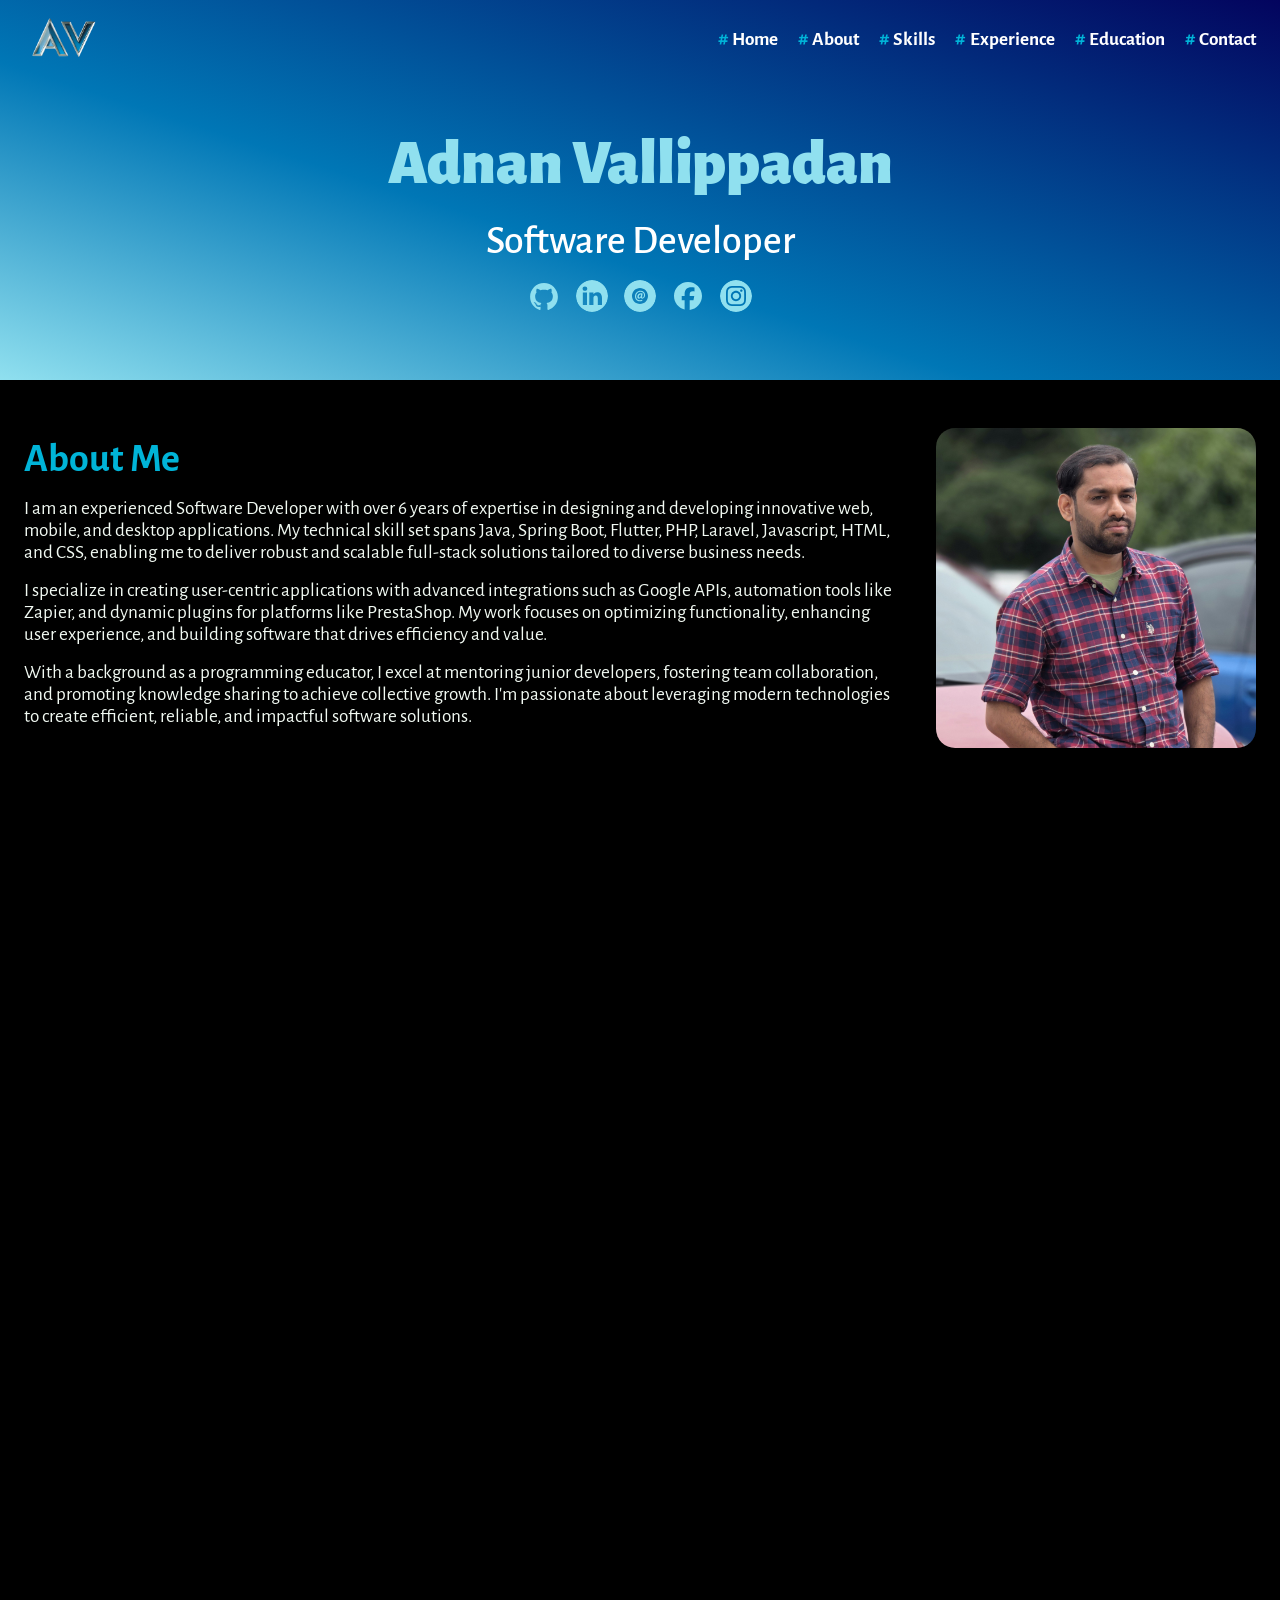
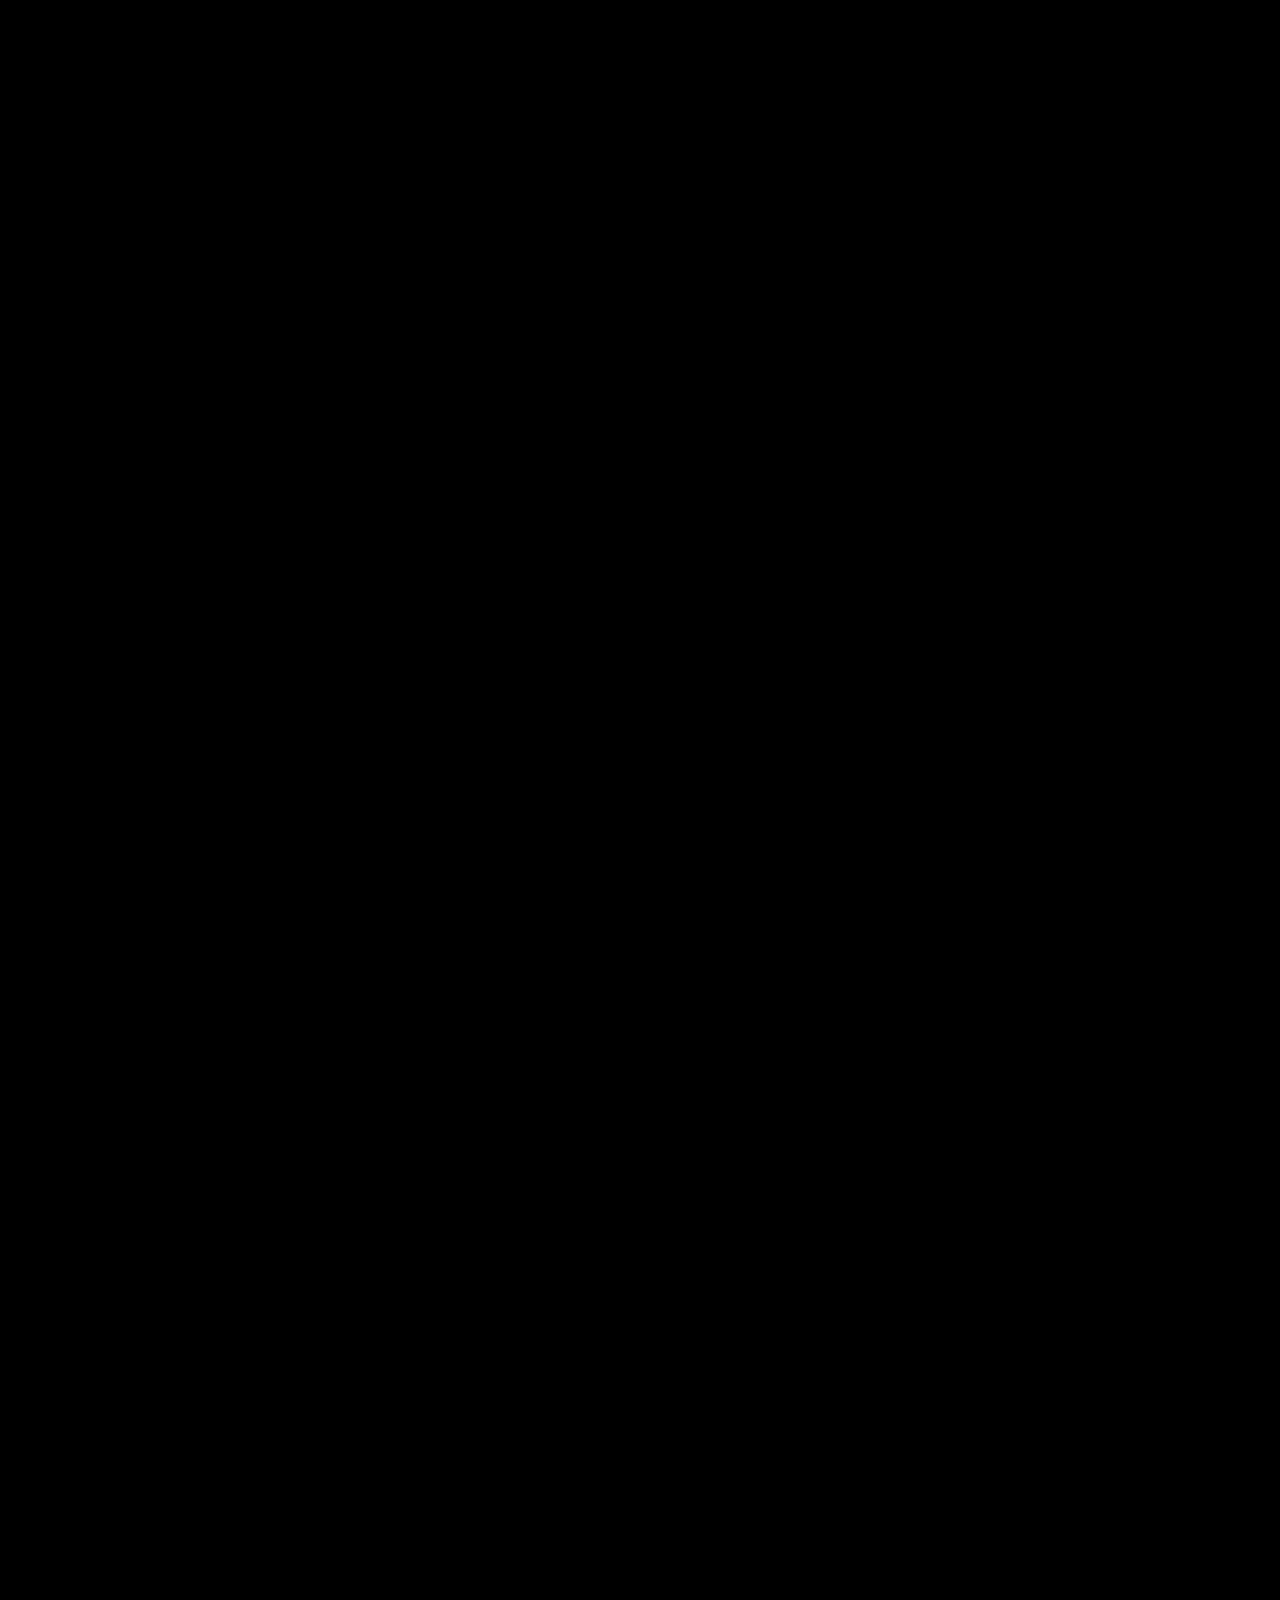
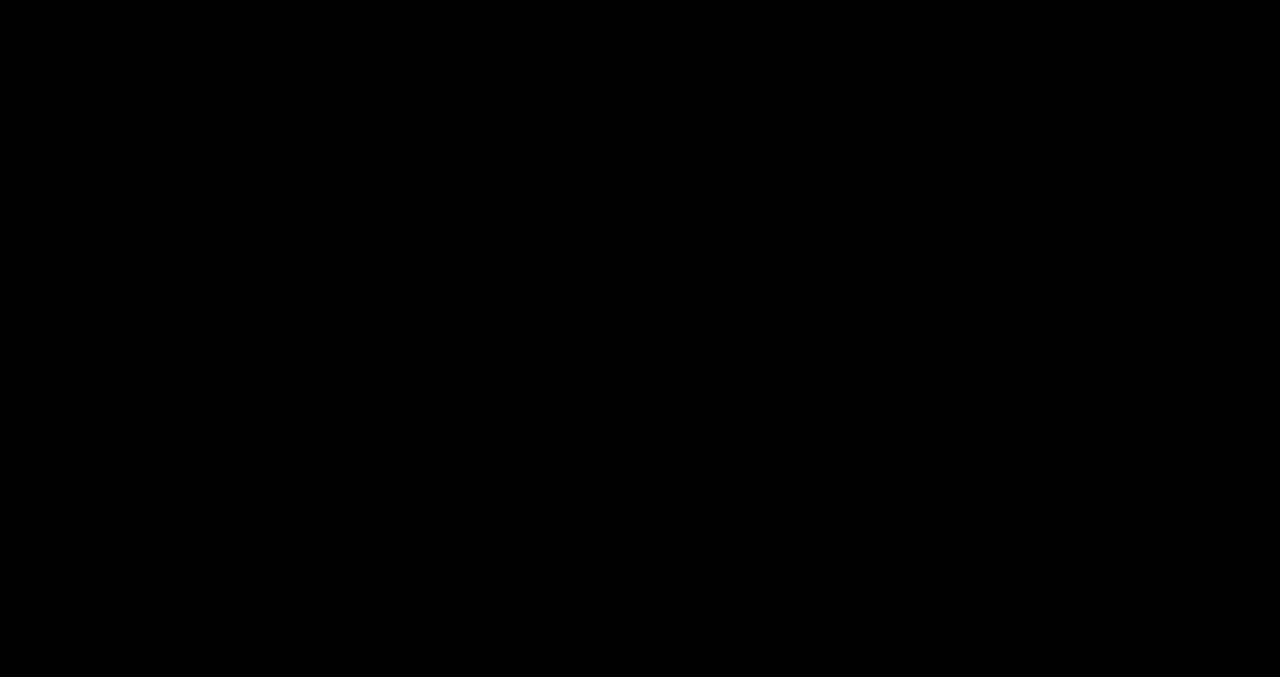
<file: prev-versions/v1/index.html>
<!DOCTYPE html>
<html lang="en">

<head>
    <meta charset="UTF-8">
    <meta name="viewport" content="width=device-width, initial-scale=1.0">
    <title>Adnan Vallippadan | Software Developer Portfolio</title>
    <meta name="description"
        content="Explore the portfolio of Adnan Vallippadan, an experienced software developer specializing in Java, Spring Boot, Laravel, and innovative web application development.">
    <!-- Google Fonts -->
    <link rel="preconnect" href="https://fonts.googleapis.com">
    <link rel="preconnect" href="https://fonts.gstatic.com" crossorigin>
    <link rel="stylesheet"
        href="https://fonts.googleapis.com/css2?family=Alegreya+Sans:ital,wght@0,100;0,300;0,400;0,500;0,700;0,800;0,900;1,100;1,300;1,400;1,500;1,700;1,800;1,900&display=swap">

    <link rel="stylesheet" href="./aos/aos.css">
    <link rel="stylesheet" href="./css/colors.css" />
    <link rel="stylesheet" href="./css/mycss.css" />
    <link rel="stylesheet" href="./css/fonts.css" />
    <link rel="stylesheet" href="./css/responsive.css" />

    <!-- Favicons -->
    <link rel="icon" type="image/png" href="./img/favicon/favicon-96x96.png" sizes="96x96" />
    <link rel="icon" type="image/svg+xml" href="./img/favicon/favicon.svg" />
    <link rel="shortcut icon" href="./img/favicon/favicon.ico" />
    <link rel="apple-touch-icon" sizes="180x180" href="./img/favicon/apple-touch-icon.png" />
    <meta name="apple-mobile-web-app-title" content="My Portfolio" />
    <link rel="manifest" href="./img/favicon/site.webmanifest" />

    <!-- Scripts -->
    <script src="./js/alpine.min.js" defer></script>
    <script src="./aos/aos.js"></script>
    <script src="./js/site.js"></script>
</head>

<body>

    <div id="hero-container">
        <nav id="nav-header" x-data="{openMenu: false}" :class="openMenu ? 'sm-nav-bar-primary-900' : ''">
            <div class="header" @mousedown.outside="openMenu = false">
                <div class="header-i">
                    <img src="./img/logo/logo.png">
                    <div class="header-links">
                        <a href="#home" class="font-semibold font-normal">Home</a>
                        <a href="#about" class="font-semibold font-normal">About</a>
                        <a href="#skills" class="font-semibold font-normal">Skills</a>
                        <a href="#experience" class="font-semibold font-normal">Experience</a>
                        <a href="#education" class="font-semibold font-normal">Education</a>
                        <a href="#contact" class="font-semibold font-normal">Contact</a>
                    </div>
                    <div class="menu-button">
                        <div @click="openMenu = !openMenu">
                            <img x-show="!openMenu" src="./img/icons/menu.svg">
                            <img x-show="openMenu" src="./img/icons/close.svg" style="display: none;">
                        </div>
                    </div>
                </div>
                <div class="mobile-header" x-show="openMenu" style="display: none;" x-transition x-transition.duration.500ms>
                    <a href="#home" class="font-semibold font-normal" @click="openMenu = false">Home</a>
                    <a href="#about" class="font-semibold font-normal" @click="openMenu = false">About</a>
                    <a href="#skills" class="font-semibold font-normal" @click="openMenu = false">Skills</a>
                    <a href="#experience" class="font-semibold font-normal" @click="openMenu = false">Experience</a>
                    <a href="#education" class="font-semibold font-normal" @click="openMenu = false">Education</a>
                    <a href="#contact" class="font-semibold font-normal" @click="openMenu = false">Contact</a>
                </div>
            </div>
        </nav>

        <section id="hero-section">
            <div class="container" id="home">
                <div class="hero-title-container">
                    <p class="font-xxx-large font-black" id="profile-name">Adnan Vallippadan</p>
                    <p class="font-xx-large font-medium" id="designation">Software Developer</p>
                    <div class="social-media mb-1">
                        <a href="https://github.com/adnan-vallippadan" target="_blank">
                            <img src="./img/social-media/github.svg">
                        </a>
                        <a href="https://www.linkedin.com/in/adnan-vallippadan/" target="_blank">
                            <img src="./img/social-media/linkedin.svg">
                        </a>
                        <a href="mailto:adnanvp9@gmail.com">
                            <img src="./img/social-media/email.svg">
                        </a>
                        <a href="https://www.facebook.com/adnan.vp.9/">
                            <img src="./img/social-media/facebook.svg" target="_blank">
                        </a>
                        <a href="https://www.instagram.com/adnan_vallippadan/">
                            <img src="./img/social-media/instagram.svg" target="_blank">
                        </a>
                    </div>
                </div>
            </div>
        </section>
    </div>



    <section id="about-section" data-aos="fade-up">
        <div class="container column-2" id="about">
            <div>
                <p class="font-xx-large font-bold sub-headline">About Me</p>
                <p class="font-normal font-regular mb-1">I am an experienced Software Developer with over 6 years of
                    expertise in designing and developing innovative web, mobile, and desktop applications. My
                    technical skill set spans Java, Spring Boot, Flutter, PHP, Laravel, Javascript, HTML, and CSS,
                    enabling me to deliver robust and scalable full-stack solutions tailored to diverse business
                    needs.</p>
                <p class="font-normal font-regular mb-1">I specialize in creating user-centric applications with
                    advanced integrations such as Google APIs, automation tools like Zapier, and dynamic plugins for
                    platforms like PrestaShop. My work focuses on optimizing functionality, enhancing user
                    experience, and building software that drives efficiency and value.</p>
                <p class="font-normal font-regular mb-1">With a background as a programming educator, I excel at
                    mentoring junior developers, fostering team collaboration, and promoting knowledge sharing to
                    achieve collective growth. I'm passionate about leveraging modern technologies to create
                    efficient, reliable, and impactful software solutions.</p>
            </div>
            <div id="about-image-container">
                <img src="./img/me.jpg" />
            </div>
        </div>
    </section>

    <section id="skills-section" data-aos="fade-up">
        <div class="container" id="skills">
            <p class="font-xx-large font-bold sub-headline">Skills</p>
            <div class="skill-images-container">
                <figure>
                    <img src="./img/skills/Java.png" alt="Java">
                    <figcaption class="font-medium font-small">Java</figcaption>
                </figure>
                <figure>
                    <img src="./img/skills/Spring.png" alt="Spring Boot">
                    <figcaption class="font-medium font-small">Spring Boot</figcaption>
                </figure>
                <figure>
                    <img src="./img/skills/JavaScript.png" alt="JavaScript">
                    <figcaption class="font-medium font-small">Javascript</figcaption>
                </figure>
                <figure>
                    <img src="./img/skills/jQuery.png" alt="jQuery">
                    <figcaption class="font-medium font-small">jQuery</figcaption>
                </figure>
                <figure>
                    <img src="./img/skills/Alpine.js.png" alt="Alpine.js">
                    <figcaption class="font-medium font-small">Alpine.js</figcaption>
                </figure>
                <figure>
                    <img src="./img/skills/HTML5.png" alt="HTML">
                    <figcaption class="font-medium font-small">HTML</figcaption>
                </figure>
                <figure>
                    <img src="./img/skills/CSS3.png" alt="CSS">
                    <figcaption class="font-medium font-small">CSS</figcaption>
                </figure>
                <figure>
                    <img src="./img/skills/TailwindCSS.png" alt="Tailwind CSS">
                    <figcaption class="font-medium font-small">Tailwind CSS</figcaption>
                </figure>
                <figure>
                    <img src="./img/skills/Bootstrap.png" alt="Bootstrap">
                    <figcaption class="font-medium font-small">Bootstrap</figcaption>
                </figure>
                <figure>
                    <img src="./img/skills/MongoDB.png" alt="MongoDB">
                    <figcaption class="font-medium font-small">MongoDB</figcaption>
                </figure>
                <figure>
                    <img src="./img/skills/MySQL.png" alt="MySQL">
                    <figcaption class="font-medium font-small">MySQL</figcaption>
                </figure>
                <figure>
                    <img src="./img/skills/Flutter.png" alt="Flutter">
                    <figcaption class="font-medium font-small">Flutter</figcaption>
                </figure>
                <figure>
                    <img src="./img/skills/MaterialUI.png" alt="MaterialUI">
                    <figcaption class="font-medium font-small">Material UI</figcaption>
                </figure>
                <figure>
                    <img src="./img/skills/PHP.png" alt="PHP">
                    <figcaption class="font-medium font-small">PHP</figcaption>
                </figure>
                <figure>
                    <img src="./img/skills/Laravel.png" alt="Laravel">
                    <figcaption class="font-medium font-small">Laravel</figcaption>
                </figure>
                <figure>
                    <img src="./img/skills/BitBucket.png" alt="BitBucket">
                    <figcaption class="font-medium font-small">BitBucket</figcaption>
                </figure>
                <figure>
                    <img src="./img/skills/Confluence.png" alt="Confluence">
                    <figcaption class="font-medium font-small">Confluence</figcaption>
                </figure>
                <figure>
                    <img src="./img/skills/Jira.png" alt="Jira">
                    <figcaption class="font-medium font-small">Jira</figcaption>
                </figure>
            </div>
        </div>
    </section>

    <section id="experience-section" data-aos="fade-up">
        <div class="container" id="experience">
            <p class="font-xx-large font-bold sub-headline">Experience</p>
            <div class="exp-outer">

                <div class="exp-1 mb-1">
                    <div>
                        <p class="font-large font-semibold mb-1">Software Developer</p>
                        <div class="mb-1">
                            <a href="https://talenteam.com/" target="_blank"
                                class="company-name font-normal font-regular mb-1 text-c-500">TalenTeam</a>
                            <p class="font-normal font-regular">India (Remote)</p>
                            <p class="font-normal font-regular text-c-500 mb-1">Mar 2025 - Present</p>
                        </div>
                        <div class="work-desctiption column-2">
                            <div>
                                <ul class="mb-1">
                                    <li class="font-normal font-regular mb-0.5">Currently exploring a Learning
                                        Management System (LMS) project built with Java, Spring Boot, Thymeleaf for
                                        server-side rendering, and enhanced with JavaScript, HTML, and CSS on the
                                        frontend.</li>
                                </ul>
                            </div>
                            <div class="company-image-container">
                                <a href="https://talenteam.com/" target="_blank" class="talenteam">
                                    <img src="./img/company/talenteam_logo.jpg">
                                </a>
                            </div>
                        </div>
                    </div>
                </div>

                <div class="exp-2 mb-1">
                    <div>
                        <p class="font-large font-semibold mb-1">Senior Software Developer</p>
                        <div class="mb-1">
                            <a href="https://flysoft.eu/" target="_blank"
                                class="company-name font-normal font-regular mb-1 text-c-500">Flysoft Systems GmbH</a>
                            <p class="font-normal font-regular">Germany (Remote)</p>
                            <p class="font-normal font-regular text-c-500 mb-1">Jun 2021 - Feb 2025</p>
                        </div>
                        <div class="work-desctiption column-2">
                            <div class="company-image-container">
                                <a href="https://flysoft.eu/" target="_blank" class="flysoft">
                                    <img src="./img/company/flysoft_logo.svg">
                                </a>
                            </div>
                            <div>
                                <p class="font-normal font-medium mb-1">Web Solutions</p>
                                <ul class="mb-1">
                                    <li class="font-normal font-regular mb-0.5">Developed a content management
                                        system for
                                        restaurant owners serving as a business website using Java, Spring Boot,
                                        MongoDB,
                                        Javascript, HTML & Tailwind CSS.</li>
                                    <li class="font-normal font-regular mb-0.5">Developed a scan to order & food
                                        delivery
                                        web application using Java, Spring Boot, MongoDB, Javascript, jQuery, HTML &
                                        Tailwind CSS. </li>
                                    <li class="font-normal font-regular mb-0.5">Utilized reactive programming, unit
                                        testing,
                                        Google APIs, Payment Gateways, authentication, OAuth2 etc to improve the
                                        efficiency
                                        & functionality of the application.</li>
                                    <li class="font-normal font-regular mb-0.5">Developed company website in
                                        collaboration
                                        with designers using HTML & TailwindCSS.</li>
                                    <li class="font-normal font-regular mb-0.5">Developed custom modules to enhance
                                        the
                                        functionality of PrestaShop ecommerce platform using PHP, Javascript, HTML &
                                        CSS.
                                    </li>
                                </ul>
                                <p class="font-normal font-medium mb-1">Desktop Solutions</p>
                                <ul class="mb-1">
                                    <li class="font-normal font-regular mb-0.5">Contributed to the development of a
                                        restaurant management application with features such as sales statistics,
                                        cash book
                                        management, invoice printing, and synchronization with online order
                                        solutions using
                                        Java, JavaFX, and MongoDB.</li>
                                    <li class="font-normal font-regular mb-0.5">Developed an inventory management
                                        application to track item inventories, purchases, returns/defects, and
                                        active stocks
                                        using Java, Spring Boot, MongoDB, Javascript, jQuery, HTML, and Tailwind
                                        CSS.</li>
                                    <li class="font-normal font-regular mb-0.5">Created a supporting translator
                                        application
                                        to translate the contents of the main application using Flutter, MaterialUI,
                                        and the
                                        DeepL translation provider.</li>
                                </ul>
                                <p class="font-normal font-medium mb-1">Mobile Solutions</p>
                                <ul class="mb-1">
                                    <li class="font-normal font-regular mb-0.5">Developed a photo application that
                                        captures
                                        high-quality images of items and seamlessly synchronizes them with POS and
                                        cloud
                                        solutions, using Flutter and MaterialUI.</li>
                                    <li class="font-normal font-regular mb-0.5">Built a booking manager application
                                        to
                                        efficiently handle table reservations for restaurants, ensuring smooth
                                        operations,
                                        using Flutter and MaterialUI.</li>
                                </ul>
                            </div>
                        </div>
                    </div>
                </div>

                <div class="exp-3 mb-1">
                    <div>
                        <p class="font-large font-semibold mb-1">Software Developer</p>
                        <div class="mb-1">
                            <a href="https://www.esynergysoft.com/" target="_blank"
                                class="company-name font-normal font-regular mb-1 text-c-500">eSynergy Software
                                Technologies</a>
                            <p class="font-normal font-regular">Calicut, India</p>
                            <p class="font-normal font-regular text-c-500 mb-1">Jul 2019 - May 2021</p>
                        </div>
                        <div class="work-desctiption column-2">
                            <div>
                                <ul class="mb-1">
                                    <li class="font-normal font-regular mb-0.5">Collaborated on the development of a
                                        robust web-based Learning Management System (LMS) featuring course creation,
                                        sales, and resource sharing, leveraging Laravel, PHP, Javascript, HTML, CSS,
                                        and Bootstrap.</li>
                                    <li class="font-normal font-regular mb-0.5">Integrated live class and webinar
                                        functionality using third-party services to enhance learning experiences.
                                    </li>
                                    <li class="font-normal font-regular mb-0.5">Automated student-related processes
                                        through Zapier workflows, improving operational efficiency.</li>
                                    <li class="font-normal font-regular mb-0.5">Implemented email client
                                        integrations with platforms like Mailerlite and Mailchimp for streamlined
                                        communication and marketing.</li>
                                    <li class="font-normal font-regular mb-0.5">Mentored and trained junior
                                        developers, fostering team growth and enhancing technical capabilities.</li>
                                </ul>
                            </div>
                            <div class="company-image-container">
                                <a href="https://www.esynergysoft.com/" target="_blank" class="esynergy">
                                    <img src="./img/company/esynergy_logo.png">
                                </a>
                            </div>
                        </div>
                    </div>
                </div>

                <div class="exp-4 mb-1">
                    <div>
                        <p class="font-large font-semibold mb-1">Programming Faculty</p>
                        <div class="mb-1">
                            <a href="https://www.gteceducation.com/" target="_blank"
                                class="company-name font-normal font-regular mb-1 text-c-500">Gtec Computer
                                Education</a>
                            <p class="font-normal font-regular">Malappuram, India</p>
                            <p class="font-normal font-regular text-c-500 mb-1">Nov 2018 - Jun 2019</p>
                        </div>
                        <div class="work-desctiption column-2">
                            <div class="company-image-container">
                                <a href="https://www.gteceducation.com/" target="_blank" class="gtec">
                                    <img src="./img/company/gtec_logo.png">
                                </a>
                            </div>
                            <div>
                                <ul class="mb-1">
                                    <li class="font-normal font-regular mb-0.5">Served as a programming faculty,
                                        delivering comprehensive training in HTML, CSS, Javascript, .NET, and MySQL.
                                    </li>
                                    <li class="font-normal font-regular mb-0.5">Designed and conducted practical
                                        sessions to enhance students' programming skills.</li>
                                    <li class="font-normal font-regular mb-0.5">Mentored students in building
                                        foundational and advanced knowledge of web and database development.</li>
                                </ul>
                            </div>
                        </div>
                    </div>
                </div>
            </div>
        </div>
    </section>

    <section id="education-section" data-aos="fade-up">
        <div class="container" id="education">
            <p class="font-xx-large font-bold sub-headline">Education</p>
            <div class="education-outer">
                <div class="education-1 mb-1">
                    <p class="font-large font-semibold mb-1">B.Tech (Electrical & Electronics Engineering)</p>
                    <p class="font-normal font-regular mb-0.5 text-c-500">Govt Engineering College Wayanad, Kerala
                    </p>
                    <p class="font-normal font-regular mb-0.5 text-c-500">2014 - 2018</p>
                </div>
                <div class="education-2 mb-1">
                    <p class="font-large font-semibold mb-1">Higher Secondary (Computer Science)</p>
                    <p class="font-normal font-regular mb-0.5 text-c-500">HMY HSS Manjeri, Kerala</p>
                    <p class="font-normal font-regular mb-0.5 text-c-500">2011 -2013</p>
                </div>
                <div class="education-3">
                    <p class="font-large font-semibold mb-1">High School</p>
                    <p class="font-normal font-regular mb-0.5 text-c-500">THS Manjeri, Kerala</p>
                    <p class="font-normal font-regular mb-0.5 text-c-500">2008 -2011</p>
                </div>
            </div>
        </div>
    </section>

    <section id="contact-section" data-aos="fade-up">
        <div class="container" id="contact">
            <p class="font-xx-large font-bold sub-headline">Contact</p>
            <p class="font-normal font-regular mb-1 text-c-500">Have a question or an exciting opportunity to
                discuss? Let's connect and create something incredible together. I'm just an email away!</p>
            <a class="btn-primary font-normal font-semibold" href="mailto:adnanvp10@gmail.com">Email Me</a>
        </div>
    </section>

    <footer id="footer-section" data-aos="fade-up">
        <div class="container" id="footer">
            <div class="social-media mb-1">
                <a href="https://github.com/adnan-vallippadan" target="_blank">
                    <img src="./img/social-media/github.svg">
                </a>
                <a href="https://www.linkedin.com/in/adnan-vallippadan/" target="_blank">
                    <img src="./img/social-media/linkedin.svg">
                </a>
                <a href="mailto:adnanvp9@gmail.com">
                    <img src="./img/social-media/email.svg">
                </a>
                <a href="https://www.facebook.com/adnan.vp.9/">
                    <img src="./img/social-media/facebook.svg" target="_blank">
                </a>
                <a href="https://www.instagram.com/adnan_vallippadan/">
                    <img src="./img/social-media/instagram.svg" target="_blank">
                </a>
            </div>
            <div class="font-small font-medium footer-labels">
                <p class="mb-0.5">Designed and Developed by Adnan&nbsp;Vallippadan.</p>
                <p>&copy; <span id="year"></span> All Rights Reserved.</p>
            </div>
        </div>
    </footer>

    <div id="loading-animation">
        <div class="inner">
            <div class="loader"></div>
        </div>
    </div>

    <!-- <div id="designer-block-1" class="designer-block"></div>
    <div id="designer-block-2" class="designer-block"></div> -->

    <script type="text/javascript">
        site.initialize();
        AOS.init();
    </script>
</body>

</html>
</file>
<file: css/variables.css>
/* variables.css — Design Tokens for Adnan Vallippadan Portfolio */

:root {

  /* Color Palette */

  /* Primary brand color */
  --color-primary:        #00D4FF;   /* Cyan accent */
  --color-primary-dark:   #00A8CC;
  --color-primary-glow:   rgba(0, 212, 255, 0.18);

  /* Secondary accent */
  --color-secondary:      #7B61FF;   /* Violet */
  --color-secondary-glow: rgba(123, 97, 255, 0.15);

  /* Backgrounds (dark theme) */
  --color-bg-base:        #080B12;   /* Deepest background */
  --color-bg-surface:     #0E1420;   /* Cards / sections */
  --color-bg-elevated:    #151C2C;   /* Slightly raised elements */
  --color-bg-overlay:     rgba(14, 20, 32, 0.96);

  /* Text */
  --color-text-primary:   #F0F4FF;
  --color-text-secondary: #8A9BC0;
  --color-text-muted:     #4A5878;

  /* Borders */
  --color-border:         rgba(0, 212, 255, 0.12);
  --color-border-hover:   rgba(0, 212, 255, 0.35);

  /* Utility */
  --color-success:        #22D3A0;
  --color-white:          #FFFFFF;


  /* Typography */

  /* Display / headings — strong editorial feel */
  --font-display:  'Syne', sans-serif;

  /* Body / UI — clean & readable */
  --font-body:     'DM Sans', sans-serif;

  /* Monospace — for skill badges / code accents */
  --font-mono:     'JetBrains Mono', monospace;

  /* Font sizes */
  --fs-xs:    0.75rem;    /*  12px */
  --fs-sm:    0.875rem;   /*  14px */
  --fs-base:  1rem;       /*  16px */
  --fs-md:    1.125rem;   /*  18px */
  --fs-lg:    1.25rem;    /*  20px */
  --fs-xl:    1.5rem;     /*  24px */
  --fs-2xl:   2rem;       /*  32px */
  --fs-3xl:   2.75rem;    /*  44px */
  --fs-4xl:   3.5rem;     /*  56px */
  --fs-hero:  clamp(2.2rem, 4.5vw, 4rem);

  /* Font weights */
  --fw-regular: 400;
  --fw-medium:  500;
  --fw-semibold:600;
  --fw-bold:    700;
  --fw-black:   800;

  /* Line heights */
  --lh-tight:  1.15;
  --lh-snug:   1.35;
  --lh-normal: 1.6;
  --lh-loose:  1.8;

  /* Letter spacing */
  --ls-tight:  -0.03em;
  --ls-normal:  0;
  --ls-wide:    0.08em;
  --ls-wider:   0.15em;


  /* Spacing */

  --space-1:    0.25rem;   /*  4px */
  --space-2:    0.5rem;    /*  8px */
  --space-3:    0.75rem;   /* 12px */
  --space-4:    1rem;      /* 16px */
  --space-5:    1.25rem;   /* 20px */
  --space-6:    1.5rem;    /* 24px */
  --space-8:    2rem;      /* 32px */
  --space-10:   2.5rem;    /* 40px */
  --space-12:   3rem;      /* 48px */
  --space-16:   4rem;      /* 64px */
  --space-20:   5rem;      /* 80px */
  --space-24:   6rem;      /* 96px */
  --space-32:   8rem;      /* 128px */

  /* Section padding */
  --section-pad-y: var(--space-24);
  --section-pad-x: var(--space-8);


  /* Layout */

  --container-max:   1200px;
  --container-sm:     768px;
  --nav-height:        72px;


  /* Border Radius */

  --radius-sm:   6px;
  --radius-md:  12px;
  --radius-lg:  20px;
  --radius-xl:  32px;
  --radius-full:9999px;


  /* Shadows & Glows */

  --shadow-sm:   0 2px 12px rgba(0,0,0,0.4);
  --shadow-md:   0 8px 32px rgba(0,0,0,0.5);
  --shadow-lg:   0 20px 60px rgba(0,0,0,0.6);
  --glow-primary:0 0 24px rgba(0, 212, 255, 0.35);
  --glow-card:   0 0 0 1px var(--color-border), 0 8px 32px rgba(0,0,0,0.4);


  /* Transitions */

  --transition-fast:   150ms ease;
  --transition-base:   250ms ease;
  --transition-slow:   450ms cubic-bezier(0.25, 0.46, 0.45, 0.94);
  --transition-spring: 400ms cubic-bezier(0.34, 1.56, 0.64, 1);


  /* Z-Index Scale */

  --z-below:   -1;
  --z-base:     0;
  --z-raised:  10;
  --z-nav:    100;
  --z-overlay:200;
  --z-modal:  300;
}
</file>
<file: css/style.css>
/* style.css — Main Stylesheet */

@import url('https://fonts.googleapis.com/css2?family=Syne:wght@400;600;700;800&family=DM+Sans:ital,opsz,wght@0,9..40,300;0,9..40,400;0,9..40,500;0,9..40,600;1,9..40,300&family=JetBrains+Mono:wght@400;500&display=swap');
@import url('variables.css');


/* Reset & Base */

*,
*::before,
*::after {
  box-sizing: border-box;
  margin: 0;
  padding: 0;
}

html {
  scroll-behavior: smooth;
  scroll-padding-top: var(--nav-height);
}

body {
  font-family: var(--font-body);
  font-size: var(--fs-base);
  font-weight: var(--fw-regular);
  line-height: var(--lh-normal);
  color: var(--color-text-primary);
  background-color: var(--color-bg-base);
  overflow-x: hidden;
}

img {
  max-width: 100%;
  height: auto;
  display: block;
}

a {
  color: inherit;
  text-decoration: none;
}

ul {
  list-style: none;
}

button {
  cursor: pointer;
  border: none;
  background: none;
  font-family: inherit;
}


/* Container */

.container {
  width: 100%;
  max-width: var(--container-max);
  margin: 0 auto;
  padding: 0 var(--section-pad-x);
}


/* Section Heading */

.section-label {
  display: inline-flex;
  align-items: center;
  gap: var(--space-2);
  font-family: var(--font-mono);
  font-size: var(--fs-xs);
  font-weight: var(--fw-medium);
  letter-spacing: var(--ls-wider);
  text-transform: uppercase;
  color: var(--color-primary);
  margin-bottom: var(--space-4);
}

.section-label::before {
  content: '';
  display: block;
  width: 24px;
  height: 1px;
  background: var(--color-primary);
}

.section-title {
  font-family: var(--font-display);
  font-size: var(--fs-3xl);
  font-weight: var(--fw-black);
  line-height: var(--lh-tight);
  letter-spacing: var(--ls-tight);
  color: var(--color-text-primary);
  margin-bottom: var(--space-4);
}

.section-title span {
  color: var(--color-primary);
}

.section-divider {
  width: 60px;
  height: 3px;
  background: linear-gradient(90deg, var(--color-primary), var(--color-secondary));
  border-radius: var(--radius-full);
  margin-bottom: var(--space-16);
}


/* Background Grid */

.bg-grid {
  position: fixed;
  inset: 0;
  z-index: var(--z-below);
  background-image:
    linear-gradient(rgba(0, 212, 255, 0.03) 1px, transparent 1px),
    linear-gradient(90deg, rgba(0, 212, 255, 0.03) 1px, transparent 1px);
  background-size: 60px 60px;
  pointer-events: none;
}

.bg-orb {
  position: fixed;
  border-radius: var(--radius-full);
  pointer-events: none;
  filter: blur(90px);
  z-index: var(--z-below);
}

.bg-orb--1 {
  width: 600px;
  height: 600px;
  top: -200px;
  right: -200px;
  background: radial-gradient(circle, rgba(0, 212, 255, 0.08) 0%, transparent 70%);
}

.bg-orb--2 {
  width: 500px;
  height: 500px;
  bottom: 10%;
  left: -150px;
  background: radial-gradient(circle, rgba(123, 97, 255, 0.07) 0%, transparent 70%);
}


/* Navigation */

.nav {
  position: fixed;
  top: 0;
  left: 0;
  right: 0;
  width: 100%;
  height: var(--nav-height);
  z-index: var(--z-nav);
  background: var(--color-bg-overlay);
  backdrop-filter: blur(20px);
  -webkit-backdrop-filter: blur(20px);
  box-shadow: 0 1px 0 var(--color-border);
  transition: background var(--transition-base), box-shadow var(--transition-base);
}

.nav__logo-img {
  width: 32px;
  height: 32px;
  object-fit: contain;
  flex-shrink: 0;
}

.nav.scrolled {
  background: var(--color-bg-overlay);
  backdrop-filter: blur(20px);
  -webkit-backdrop-filter: blur(20px);
  box-shadow: 0 1px 0 var(--color-border);
}

.nav__inner {
  display: flex;
  align-items: center;
  justify-content: space-between;
  height: 100%;
}

.nav__logo {
  display: flex;
  align-items: center;
  gap: var(--space-3);
  font-family: var(--font-display);
  font-size: var(--fs-lg);
  font-weight: var(--fw-bold);
  letter-spacing: var(--ls-tight);
  color: var(--color-text-primary);
  transition: color var(--transition-fast);
}

.nav__logo-mark {
  width: 36px;
  height: 36px;
  background: linear-gradient(135deg, var(--color-primary), var(--color-secondary));
  border-radius: var(--radius-sm);
  display: flex;
  align-items: center;
  justify-content: center;
  font-family: var(--font-display);
  font-size: var(--fs-md);
  font-weight: var(--fw-black);
  color: var(--color-bg-base);
  flex-shrink: 0;
}

.nav__logo:hover {
  color: var(--color-primary);
}

.nav__links {
  display: flex;
  align-items: center;
  gap: var(--space-1);
}

.nav__link {
  font-size: var(--fs-sm);
  font-weight: var(--fw-medium);
  color: var(--color-text-secondary);
  padding: var(--space-2) var(--space-4);
  border-radius: var(--radius-full);
  transition: color var(--transition-fast), background var(--transition-fast);
  letter-spacing: var(--ls-wide);
  text-transform: uppercase;
  font-size: var(--fs-xs);
}

.nav__link:hover,
.nav__link.active {
  color: var(--color-primary);
  background: var(--color-primary-glow);
}

.nav__hamburger {
  display: none;
  flex-direction: column;
  gap: 5px;
  padding: var(--space-2);
  border-radius: var(--radius-sm);
  transition: background var(--transition-fast);
}

.nav__hamburger:hover {
  background: var(--color-bg-elevated);
}

.nav__hamburger span {
  display: block;
  width: 22px;
  height: 2px;
  background: var(--color-text-primary);
  border-radius: var(--radius-full);
  transition: transform var(--transition-base), opacity var(--transition-base);
}

.nav__hamburger.open span:nth-child(1) {
  transform: translateY(7px) rotate(45deg);
}

.nav__hamburger.open span:nth-child(2) {
  opacity: 0;
}

.nav__hamburger.open span:nth-child(3) {
  transform: translateY(-7px) rotate(-45deg);
}


/* Mobile drawer */
.nav__drawer {
  position: fixed;
  top: var(--nav-height);
  left: 0;
  right: 0;
  background: var(--color-bg-overlay);
  backdrop-filter: blur(20px);
  -webkit-backdrop-filter: blur(20px);
  border-bottom: 1px solid var(--color-border);
  padding: var(--space-6) var(--space-8);
  display: flex;
  flex-direction: column;
  gap: var(--space-1);
  transform: translateY(-110%);
  transition: transform var(--transition-slow);
  z-index: calc(var(--z-nav) - 1);
}

.nav__drawer.open {
  transform: translateY(0);
}

.nav__drawer .nav__link {
  font-size: var(--fs-base);
  padding: var(--space-3) var(--space-4);
  letter-spacing: var(--ls-wide);
}


/* Hero */

.hero {
  min-height: 100vh;
  display: flex;
  align-items: center;
  padding-top: var(--nav-height);
  position: relative;
  overflow: hidden;
}

.hero .container {
  position: relative;
}

.hero__content {
  position: relative;
  z-index: var(--z-raised);
}

.hero__eyebrow {
  display: inline-flex;
  align-items: center;
  gap: var(--space-3);
  font-family: var(--font-mono);
  font-size: var(--fs-sm);
  color: var(--color-primary);
  letter-spacing: var(--ls-wide);
  margin-bottom: var(--space-6);
  opacity: 0;
  animation: fadeSlideUp 0.7s ease forwards 0.2s;
}

.hero__eyebrow-dot {
  width: 8px;
  height: 8px;
  background: var(--color-primary);
  border-radius: var(--radius-full);
  animation: pulse 2s ease infinite;
}

@keyframes pulse {

  0%,
  100% {
    box-shadow: 0 0 0 0 rgba(0, 212, 255, 0.5);
  }

  50% {
    box-shadow: 0 0 0 8px rgba(0, 212, 255, 0);
  }
}

.hero__name {
  font-family: var(--font-display);
  font-size: var(--fs-hero);
  font-weight: var(--fw-black);
  line-height: var(--lh-tight);
  letter-spacing: var(--ls-tight);
  color: var(--color-text-primary);
  margin-top: var(--space-8);
  margin-bottom: var(--space-3);
  opacity: 0;
  animation: fadeSlideUp 0.7s ease forwards 0.35s;
}

.hero__name-highlight {
  background: linear-gradient(135deg, var(--color-primary) 0%, var(--color-secondary) 100%);
  -webkit-background-clip: text;
  -webkit-text-fill-color: transparent;
  background-clip: text;
}

.hero__title {
  font-family: var(--font-display);
  font-size: var(--fs-2xl);
  font-weight: var(--fw-semibold);
  color: var(--color-text-secondary);
  margin-bottom: var(--space-8);
  opacity: 0;
  animation: fadeSlideUp 0.7s ease forwards 0.5s;
}

.hero__title span {
  color: var(--color-primary);
}

.hero__name-highlight span {
  display: inline-block;
  white-space: nowrap;
}

.hero__bio {
  max-width: 560px;
  font-size: var(--fs-md);
  line-height: var(--lh-loose);
  color: var(--color-text-secondary);
  margin-bottom: var(--space-10);
  opacity: 0;
  animation: fadeSlideUp 0.7s ease forwards 0.65s;
}

.hero__actions {
  display: flex;
  align-items: center;
  gap: var(--space-4);
  flex-wrap: wrap;
  opacity: 0;
  animation: fadeSlideUp 0.7s ease forwards 0.8s;
}

.hero__socials {
  display: flex;
  align-items: center;
  gap: var(--space-3);
  opacity: 0;
  animation: fadeSlideUp 0.7s ease forwards 0.95s;
  margin-top: var(--space-12);
  margin-bottom: var(--space-12);
}

.hero__social-label {
  font-family: var(--font-mono);
  font-size: var(--fs-xs);
  color: var(--color-text-muted);
  letter-spacing: var(--ls-wide);
  text-transform: uppercase;
  margin-right: var(--space-2);
}

/* Hero floating card */
.hero__card {
  position: absolute;
  right: var(--section-pad-x);
  top: 50%;
  transform: translateY(-50%);
  width: min(480px, 42vw);
  opacity: 0;
  animation: fadeIn 1s ease forwards 0.6s;
}

.hero__card-inner {
  position: relative;
  border-radius: var(--radius-xl);
  overflow: hidden;
  aspect-ratio: 4/5;
  background: var(--color-bg-elevated);
  box-shadow: var(--glow-card), var(--glow-primary);
}

.hero__card-inner > img {
  width: 100%;
  height: 100%;
  object-fit: cover;
  opacity: 0.85;
}

.hero__card-badge {
  position: absolute;
  bottom: var(--space-6);
  left: var(--space-6);
  right: var(--space-6);
  background: rgba(8, 11, 18, 0.85);
  backdrop-filter: blur(12px);
  border: 1px solid var(--color-border);
  border-radius: var(--radius-lg);
  padding: var(--space-4) var(--space-5);
  display: flex;
  align-items: center;
  gap: var(--space-3);
}

.hero__card-avatar {
  width: 32px;
  height: 32px;
  border-radius: var(--radius-full);
  background: var(--color-bg-base);
  border: 1px solid var(--color-border);
  object-fit: contain;
  padding: var(--space-1);
  flex-shrink: 0;
}

.hero__card-info strong {
  display: block;
  font-family: var(--font-display);
  font-size: var(--fs-sm);
  font-weight: var(--fw-bold);
  color: var(--color-text-primary);
}

.hero__card-info span {
  font-size: var(--fs-xs);
  color: var(--color-text-secondary);
}

.hero__card-status {
  display: flex;
  align-items: center;
  gap: var(--space-2);
  margin-left: auto;
  flex-shrink: 0;
}

.status-dot {
  width: 8px;
  height: 8px;
  background: var(--color-success);
  border-radius: var(--radius-full);
  animation: pulse-green 2s ease infinite;
}

@keyframes pulse-green {

  0%,
  100% {
    box-shadow: 0 0 0 0 rgba(34, 211, 160, 0.5);
  }

  50% {
    box-shadow: 0 0 0 6px rgba(34, 211, 160, 0);
  }
}

.hero__card-status span {
  font-size: var(--fs-xs);
  color: var(--color-success);
  font-family: var(--font-mono);
}

/* Scroll hint */
.hero__scroll {
  position: absolute;
  bottom: var(--space-8);
  left: 50%;
  transform: translateX(-50%);
  display: flex;
  flex-direction: column;
  align-items: center;
  gap: var(--space-2);
  opacity: 0;
  animation: fadeIn 1s ease forwards 1.5s;
}

.hero__scroll span {
  font-family: var(--font-mono);
  font-size: var(--fs-xs);
  color: var(--color-text-muted);
  letter-spacing: var(--ls-wide);
  text-transform: uppercase;
  background: var(--color-bg-base);
  padding: 2px var(--space-2);
  border-radius: var(--radius-sm);
  z-index: 1;
}

.scroll-arrow {
  width: 24px;
  height: 24px;
  border-right: 2px solid var(--color-primary);
  border-bottom: 2px solid var(--color-primary);
  transform: rotate(45deg);
  animation: scrollBounce 1.6s ease infinite;
}

@keyframes scrollBounce {

  0%,
  100% {
    transform: rotate(45deg) translate(0, 0);
    opacity: 1;
  }

  50% {
    transform: rotate(45deg) translate(4px, 4px);
    opacity: 0.5;
  }
}


/* Buttons */

.btn {
  display: inline-flex;
  align-items: center;
  gap: var(--space-2);
  padding: var(--space-3) var(--space-6);
  border-radius: var(--radius-full);
  font-family: var(--font-body);
  font-size: var(--fs-sm);
  font-weight: var(--fw-semibold);
  letter-spacing: var(--ls-wide);
  text-transform: uppercase;
  transition: all var(--transition-spring);
  cursor: pointer;
}

.btn--primary {
  background: linear-gradient(135deg, var(--color-primary), var(--color-secondary));
  color: var(--color-bg-base);
  box-shadow: 0 4px 20px rgba(0, 212, 255, 0.3);
}

.btn--primary:hover {
  transform: translateY(-2px);
  box-shadow: 0 8px 30px rgba(0, 212, 255, 0.5);
}

.btn--outline {
  background: transparent;
  color: var(--color-primary);
  border: 1.5px solid var(--color-primary);
}

.btn--outline:hover {
  background: var(--color-primary-glow);
  transform: translateY(-2px);
  box-shadow: var(--glow-primary);
}


/* Social Icons */

.social-icon {
  display: flex;
  align-items: center;
  justify-content: center;
  width: 40px;
  height: 40px;
  border-radius: var(--radius-md);
  border: 1px solid var(--color-border);
  background: var(--color-bg-elevated);
  color: var(--color-text-secondary);
  transition: all var(--transition-spring);
}

.social-icon svg {
  width: 18px;
  height: 18px;
}

.social-icon:hover {
  border-color: var(--color-primary);
  color: var(--color-primary);
  background: var(--color-primary-glow);
  transform: translateY(-3px);
  box-shadow: var(--glow-primary);
}


/* About */

.about {
  padding: var(--section-pad-y) 0;
  background: var(--color-bg-surface);
  position: relative;
}

.about__inner {
  display: grid;
  grid-template-columns: 1fr 1fr;
  gap: var(--space-16);
  align-items: start;
}

.about__image-wrap {
  position: relative;
}

.about__image-frame {
  position: relative;
  border-radius: var(--radius-xl);
  overflow: hidden;
  aspect-ratio: 3/4;
  background: var(--color-bg-elevated);
}

.about__image-frame img {
  width: 100%;
  height: 100%;
  object-fit: cover;
}

@media (min-width: 769px) {
  .about__image-frame img {
    filter: grayscale(100%);
    transition: filter var(--transition-base);
  }

  .about__image-frame:hover img {
    filter: grayscale(0%);
  }
}

.about__image-frame::after {
  content: '';
  position: absolute;
  inset: 0;
  background: linear-gradient(180deg, transparent 50%, rgba(8, 11, 18, 0.7) 100%);
}

.about__image-deco {
  position: absolute;
  bottom: -20px;
  right: -20px;
  width: 160px;
  height: 160px;
  border-radius: var(--radius-xl);
  border: 2px solid var(--color-primary);
  opacity: 0.25;
  z-index: var(--z-below);
}

.about__image-deco2 {
  position: absolute;
  top: -15px;
  left: -15px;
  width: 80px;
  height: 80px;
  border-radius: var(--radius-lg);
  background: var(--color-secondary-glow);
  border: 1px solid rgba(123, 97, 255, 0.3);
  z-index: var(--z-below);
}

.about__stats {
  display: grid;
  grid-template-columns: 1fr 1fr;
  gap: var(--space-3);
  margin-top: var(--space-6);
}

.about__stat {
  background: var(--color-bg-elevated);
  border: 1px solid var(--color-border);
  border-radius: var(--radius-lg);
  padding: var(--space-5);
  transition: border-color var(--transition-base), transform var(--transition-spring);
}

.about__stat:hover {
  border-color: var(--color-primary);
  transform: translateY(-3px);
}

.about__stat-value {
  font-family: var(--font-display);
  font-size: var(--fs-2xl);
  font-weight: var(--fw-black);
  color: var(--color-primary);
  line-height: 1;
  margin-bottom: var(--space-1);
}

.about__stat-label {
  font-size: var(--fs-xs);
  color: var(--color-text-secondary);
  letter-spacing: var(--ls-wide);
  text-transform: uppercase;
}

.about__text p {
  font-size: var(--fs-md);
  line-height: var(--lh-loose);
  color: var(--color-text-secondary);
  margin-bottom: var(--space-5);
}

.about__text p:last-of-type {
  margin-bottom: var(--space-8);
}


/* Skills */

.skills {
  padding: var(--section-pad-y) 0;
  position: relative;
}

.skills__grid {
  display: grid;
  grid-template-columns: repeat(auto-fill, minmax(120px, 1fr));
  gap: var(--space-4);
}

.skill-card {
  background: var(--color-bg-surface);
  border: 1px solid var(--color-border);
  border-radius: var(--radius-lg);
  padding: var(--space-6) var(--space-4);
  display: flex;
  flex-direction: column;
  align-items: center;
  gap: var(--space-3);
  text-align: center;
  transition: all var(--transition-spring);
  cursor: default;
}

.skill-card:hover {
  border-color: var(--color-primary);
  background: var(--color-bg-elevated);
  transform: translateY(-5px);
  box-shadow: var(--glow-primary);
}

.skill-card__icon {
  width: 56px;
  height: 56px;
  display: flex;
  align-items: center;
  justify-content: center;
}

.skill-card__icon img {
  width: 100%;
  height: 100%;
  object-fit: contain;
}

.skill-card__name {
  font-family: var(--font-mono);
  font-size: var(--fs-xs);
  color: var(--color-text-secondary);
  letter-spacing: var(--ls-wide);
  font-weight: var(--fw-medium);
}

.skill-card:hover .skill-card__name {
  color: var(--color-primary);
}


/* Experience */

.experience {
  padding: var(--section-pad-y) 0;
  background: var(--color-bg-surface);
}

.experience__timeline {
  position: relative;
  padding-left: var(--space-8);
}

.experience__timeline::before {
  content: '';
  position: absolute;
  left: 0;
  top: 12px;
  bottom: 12px;
  width: 1px;
  background: linear-gradient(180deg, var(--color-primary), var(--color-secondary), transparent);
}

.exp-item {
  position: relative;
  margin-bottom: var(--space-12);
}

.exp-item:last-child {
  margin-bottom: 0;
}

.exp-item::before {
  content: '';
  position: absolute;
  left: calc(-1 * var(--space-8) - 5px);
  top: 14px;
  width: 11px;
  height: 11px;
  border-radius: var(--radius-full);
  background: var(--color-primary);
  box-shadow: 0 0 12px rgba(0, 212, 255, 0.6);
}

.exp-card {
  background: var(--color-bg-elevated);
  border: 1px solid var(--color-border);
  border-radius: var(--radius-xl);
  padding: var(--space-8);
  transition: border-color var(--transition-base), box-shadow var(--transition-base);
}

.exp-card:hover {
  border-color: var(--color-border-hover);
  box-shadow: var(--shadow-md);
}

.exp-card__header {
  display: flex;
  align-items: flex-start;
  justify-content: space-between;
  gap: var(--space-4);
  margin-bottom: var(--space-5);
  flex-wrap: wrap;
}

.exp-card__meta {}

.exp-card__role {
  font-family: var(--font-display);
  font-size: var(--fs-xl);
  font-weight: var(--fw-bold);
  color: var(--color-text-primary);
  margin-bottom: var(--space-1);
}

.exp-card__company {
  display: inline-flex;
  align-items: center;
  gap: var(--space-2);
  font-size: var(--fs-base);
  color: var(--color-primary);
  font-weight: var(--fw-medium);
  margin-bottom: var(--space-2);
}

.exp-card__company-link:hover {
  text-decoration: underline;
}

.exp-card__details {
  display: flex;
  flex-wrap: wrap;
  gap: var(--space-3);
}

.exp-card__tag {
  display: inline-flex;
  align-items: center;
  gap: var(--space-1);
  font-family: var(--font-mono);
  font-size: var(--fs-xs);
  color: var(--color-text-secondary);
  padding: var(--space-1) var(--space-3);
  background: var(--color-bg-surface);
  border: 1px solid var(--color-border);
  border-radius: var(--radius-full);
}

.exp-card__logo {
  flex-shrink: 0;
  width: 80px;
  height: 80px;
  border-radius: var(--radius-md);
  overflow: hidden;
  background: var(--color-white);
  border: 1px solid var(--color-border);
  display: flex;
  align-items: center;
  justify-content: center;
  padding: var(--space-2);
}

.exp-card__logo img {
  width: 100%;
  height: 100%;
  object-fit: contain;
}

.exp-card__period {
  font-family: var(--font-mono);
  font-size: var(--fs-xs);
  color: var(--color-text-muted);
  letter-spacing: var(--ls-wide);
  white-space: nowrap;
}

/* Sub-section groups within experience */
.exp-group {
  margin-bottom: var(--space-5);
}

.exp-group__title {
  font-family: var(--font-mono);
  font-size: var(--fs-xs);
  color: var(--color-secondary);
  letter-spacing: var(--ls-wide);
  text-transform: uppercase;
  margin-bottom: var(--space-3);
  display: flex;
  align-items: center;
  gap: var(--space-2);
}

.exp-group__title::before {
  content: none;
}

.exp-card__bullets {
  display: flex;
  flex-direction: column;
  gap: var(--space-2);
}

.exp-card__bullets li {
  display: flex;
  gap: var(--space-3);
  font-size: var(--fs-sm);
  color: var(--color-text-secondary);
  line-height: var(--lh-snug);
  align-items: flex-start;
}

.exp-card__bullets li::before {
  content: '→';
  color: var(--color-primary);
  flex-shrink: 0;
  font-size: var(--fs-xs);
  margin-top: 2px;
}


/* Education */

.education {
  padding: var(--section-pad-y) 0;
}

.education__grid {
  display: grid;
  grid-template-columns: repeat(auto-fill, minmax(300px, 1fr));
  gap: var(--space-6);
}

.edu-card {
  background: var(--color-bg-surface);
  border: 1px solid var(--color-border);
  border-radius: var(--radius-xl);
  padding: var(--space-8);
  position: relative;
  overflow: hidden;
  transition: all var(--transition-base);
}

.edu-card::before {
  content: '';
  position: absolute;
  top: 0;
  left: 0;
  right: 0;
  height: 3px;
  background: linear-gradient(90deg, var(--color-primary), var(--color-secondary));
  transform: scaleX(0);
  transform-origin: left;
  transition: transform var(--transition-slow);
}

.edu-card:hover {
  border-color: var(--color-border-hover);
  transform: translateY(-4px);
}

.edu-card:hover::before {
  transform: scaleX(1);
}

.edu-card__icon {
  width: 48px;
  height: 48px;
  border-radius: var(--radius-md);
  background: var(--color-primary-glow);
  border: 1px solid var(--color-border);
  display: flex;
  align-items: center;
  justify-content: center;
  margin-bottom: var(--space-5);
}

.edu-card__icon svg {
  width: 22px;
  height: 22px;
  color: var(--color-primary);
}

.edu-card__degree {
  font-family: var(--font-display);
  font-size: var(--fs-lg);
  font-weight: var(--fw-bold);
  color: var(--color-text-primary);
  line-height: var(--lh-snug);
  margin-bottom: var(--space-2);
}

.edu-card__school {
  font-size: var(--fs-sm);
  color: var(--color-text-secondary);
  margin-bottom: var(--space-3);
}

.edu-card__period {
  font-family: var(--font-mono);
  font-size: var(--fs-xs);
  color: var(--color-primary);
  letter-spacing: var(--ls-wide);
}


/* Contact */

.contact {
  padding: var(--section-pad-y) 0;
  background: var(--color-bg-surface);
  position: relative;
  overflow: hidden;
}

.contact::before {
  content: '';
  position: absolute;
  top: -200px;
  left: 50%;
  transform: translateX(-50%);
  width: 800px;
  height: 800px;
  background: radial-gradient(circle, rgba(0, 212, 255, 0.05) 0%, transparent 60%);
  pointer-events: none;
}

.contact__inner {
  text-align: center;
  max-width: 640px;
  margin: 0 auto;
}

.contact__text {
  font-size: var(--fs-md);
  line-height: var(--lh-loose);
  color: var(--color-text-secondary);
  margin-bottom: var(--space-8);
}

.contact__email-btn {
  display: inline-flex;
  align-items: center;
  gap: var(--space-3);
  padding: var(--space-4) var(--space-8);
  background: linear-gradient(135deg, var(--color-primary), var(--color-secondary));
  color: var(--color-bg-base);
  border-radius: var(--radius-full);
  font-family: var(--font-display);
  font-size: var(--fs-base);
  font-weight: var(--fw-bold);
  letter-spacing: var(--ls-wide);
  text-transform: uppercase;
  transition: all var(--transition-spring);
  box-shadow: 0 4px 20px rgba(0, 212, 255, 0.3);
  margin-bottom: var(--space-10);
}

.contact__email-btn:hover {
  transform: translateY(-3px);
  box-shadow: 0 12px 40px rgba(0, 212, 255, 0.5);
}

.contact__socials {
  display: flex;
  justify-content: center;
  gap: var(--space-3);
}


/* Footer */

.footer {
  padding: var(--space-8) 0;
  border-top: 1px solid var(--color-border);
}

.footer__inner {
  display: flex;
  align-items: center;
  justify-content: space-between;
  flex-wrap: wrap;
  gap: var(--space-4);
}

.footer__copy {
  font-size: var(--fs-sm);
  color: var(--color-text-muted);
}

.footer__copy span {
  color: var(--color-primary);
}

.footer__credit {
  font-family: var(--font-mono);
  font-size: var(--fs-xs);
  color: var(--color-text-muted);
  letter-spacing: var(--ls-wide);
}

.footer__credit a {
  color: var(--color-primary);
  text-decoration: none;
  transition: color var(--transition-fast);
}

.footer__credit a:hover {
  color: var(--color-secondary);
  text-decoration: underline;
}


/* Animations */

@keyframes fadeSlideUp {
  from {
    opacity: 0;
    transform: translateY(24px);
  }

  to {
    opacity: 1;
    transform: translateY(0);
  }
}

@keyframes fadeIn {
  from {
    opacity: 0;
  }

  to {
    opacity: 1;
  }
}

/* Scroll reveal utility */
.reveal {
  opacity: 0;
  transform: translateY(30px);
  transition: opacity 0.7s ease, transform 0.7s ease;
}

.reveal.visible {
  opacity: 1;
  transform: translateY(0);
}

.reveal-delay-1 {
  transition-delay: 0.1s;
}

.reveal-delay-2 {
  transition-delay: 0.2s;
}

.reveal-delay-3 {
  transition-delay: 0.3s;
}

.reveal-delay-4 {
  transition-delay: 0.4s;
}

.reveal-delay-5 {
  transition-delay: 0.5s;
}


/* Media Queries */

/* Tablet — max 1024px */
@media (max-width: 1024px) {

  :root {
    --section-pad-y: var(--space-20);
  }

  .hero__card {
    width: min(380px, 45vw);
  }

  .about__inner {
    grid-template-columns: 1fr;
    gap: var(--space-12);
  }

  .about__image-frame {
    aspect-ratio: 3/4;
    max-width: 360px;
    margin: 0 auto;
  }

  .about__stats {
    grid-template-columns: repeat(4, 1fr);
  }
}

/* Mobile large — max 768px */
@media (max-width: 768px) {

  :root {
    --section-pad-y: var(--space-16);
    --section-pad-x: var(--space-5);
  }

  /* Nav */
  .nav__links {
    display: none;
  }

  .nav__hamburger {
    display: flex;
  }

  /* Hero */
  .hero {
    min-height: 100svh;
    align-items: flex-start;
    padding-top: calc(var(--nav-height) + var(--space-10));
    padding-bottom: var(--space-10);
  }

  .hero__socials {
    margin-bottom: var(--space-4);
  }

  .hero__card {
    display: none;
  }

  .hero__name {
    font-size: clamp(2.2rem, 8vw, 3.5rem);
  }

  .hero__title {
    font-size: var(--fs-xl);
  }

  .hero__bio {
    font-size: var(--fs-base);
  }

  /* About */
  .about__stats {
    grid-template-columns: 1fr 1fr;
  }

  /* Skills */
  .skills__grid {
    grid-template-columns: repeat(auto-fill, minmax(100px, 1fr));
    gap: var(--space-3);
  }

  .skill-card {
    padding: var(--space-4) var(--space-3);
    border-radius: var(--radius-md);
  }

  .skill-card__icon {
    width: 44px;
    height: 44px;
  }

  /* Experience */
  .exp-card__header {
    flex-direction: column;
    gap: var(--space-3);
  }

  .exp-card__logo {
    order: -1;
  }

  .exp-card__period {
    font-size: var(--fs-xs);
  }

  /* Education */
  .education__grid {
    grid-template-columns: 1fr;
  }

  /* Footer */
  .footer__inner {
    flex-direction: column;
    text-align: center;
  }

  /* Section titles */
  .section-title {
    font-size: var(--fs-2xl);
  }
}

/* Mobile small — max 480px */
@media (max-width: 480px) {

  :root {
    --section-pad-x: var(--space-5);
  }

  .btn {
    padding: var(--space-3) var(--space-5);
    font-size: var(--fs-xs);
  }

  .hero__actions {
    gap: var(--space-3);
  }

  .about__stats {
    grid-template-columns: 1fr 1fr;
    gap: var(--space-3);
  }

  .about__stat-value {
    font-size: var(--fs-xl);
  }

  .skills__grid {
    grid-template-columns: repeat(3, 1fr);
    gap: var(--space-2);
  }

  .skill-card {
    padding: var(--space-3) var(--space-2);
    gap: var(--space-2);
  }

  .skill-card__icon {
    width: 36px;
    height: 36px;
  }

  .contact__email-btn {
    padding: var(--space-4) var(--space-6);
    font-size: var(--fs-sm);
  }

  .exp-card {
    padding: var(--space-5);
  }
}
</file>
<file: prev-versions/v1/css/colors.css>
:root {

  --primary-900: #03045E;
  --primary-700: #0077B6;
  --primary-500: #00B4D8;
  --primary-300: #48CAE4;
  --primary-100: #90E0EF;

  --background-color: #000000;

  --text-900: #ffffff;
  --text-700: #F1F9F2;
  --text-500: #CAF0F8;

}
</file>
<file: prev-versions/v1/css/mycss.css>
:root {
    --maxWidth: 84rem;
    --padding: 3rem 1.5rem;
}

html {
    scroll-padding-top: 4rem;
}

body {
    margin: 0;
    background-color: var(--background-color);
    overflow-x: hidden;
    line-height: 1.15;
    scroll-behavior: smooth;
}

p {
    margin: 0;
}

.container {
    padding: var(--padding);
    max-width: var(--maxWidth);
    margin-left: auto;
    margin-right: auto;
}

.sub-headline {
    color: var(--primary-500);
    margin-bottom: 1rem;
}

.column-2 {
    display: flex;
    gap: 2.5rem;
    align-items: center;
}

.mb-1 {
    margin-bottom: 1rem;
}

.designer-block {
    height: 6rem;
    width: 6rem;
    border: 0.15rem solid var(--text-500);
    position: absolute;
    opacity: 0.3;
}

#designer-block-1 {
    right: -30px;
    top: 350px;
}

#designer-block-2 {
    left: -70px;
    top: 700px;
}

nav#nav-header {
    position: fixed;
    top: 0;
    right: 0;
    left: 0;
    z-index: 10;
}

.header-i {
    display: flex;
    justify-content: space-between;
    align-items: center;
    padding: 0 1.5rem;
    max-width: var(--maxWidth);
    margin-left: auto;
    margin-right: auto;
    height: 5rem;
}

.header-i>img {
    height: 5rem;
    width: 5rem;
}

.menu-button {
    display: none;
}

.menu-button img {
    height: 1.75rem;
    width: auto;
}

.mobile-header {
    display: none;
    background-color: var(--primary-900);
    padding: 1rem 1.5rem;
    position: fixed;
    left: 0;
    right: 0;    
    border-bottom: 2px solid var(--text-900);
    box-shadow: 0 8px 16px rgba(0, 0, 0, 0.15);
  transition: box-shadow 0.3s ease;    
}

.mobile-header>a {
    padding-top: 0.65rem;
    padding-bottom: 0.65rem;
    text-decoration: none;
    color: var(--text-900);
    display: block;
}

.header-links>a {
    gap: 1rem;
    text-decoration: none;
    margin-left: 1rem;
    color: var(--text-900);
}

.header-links>a::before,
.mobile-header>a::before {
    content: "#";
    color: var(--primary-500);
    padding-right: 0.2rem;
}

.header-links>a:hover {
    text-decoration: underline;
}

#hero-container {
    background: #03045E;
    background: linear-gradient(198deg, rgba(3, 4, 94, 1) 0%, rgba(0, 119, 182, 1) 60%, rgba(144, 224, 239, 1) 100%);
}

#hero-section {
    padding-top: 5rem;
}

#hero-section img {
    border-radius: 50%;
    height: 20rem;
    width: 20rem;
}

#hero-section>div {
    text-align: center;
}

#profile-name {
    color: var(--primary-100);
}

#designation {
    margin-top: 1rem;
    color: var(--text-900);
}

#about-section p:not(.sub-headline) {
    color: var(--text-700);
}

#about-image-container>img {
    height: auto;
    width: 20rem;
    border-radius: 6%;
}

#skills-section {
    background-color: var(--primary-900);
}

#skills-section .sub-headline {
    color: var(--text-900);
}

.skill-images-container {
    display: flex;
    row-gap: 2.5rem;
    column-gap: 1.5rem;
    flex-wrap: wrap;
    justify-content: center;
    align-items: center;
}

.skill-images-container img {
    height: 3rem;
    width: auto;
    vertical-align: top;
}

.skill-images-container figcaption {
    text-align: center;
    color: var(--text-700);
    padding-top: 0.5rem;
}

.skill-images-container figure {
    display: inline-block;
    text-align: center;
    margin: 0.25rem;
}

#experience-section .exp-outer,
#education-section .education-outer {
    border-left-width: 2px;
    border-left-style: solid;
    padding-left: 2rem;
    border-color: var(--primary-700);
    color: var(--text-900);
}

.exp-outer a {
    text-decoration: none;
    color: var(--text-c-900);
}

.exp-outer .duration,
.exp-outer .location {
    margin-left: 1.5rem;
}

.exp-outer .company-name {
    padding-bottom: 0.2rem;
    display: block;
    margin-bottom: 0;
    color: var(--primary-100);
}

.company-image-container img {
    width: 14rem;
    height: auto;
    background-color: #ffffff;
    padding: 0.25rem;
    border-radius: 0.35rem;
}

.company-image-container .flysoft img,
.company-image-container .gtec img {
    padding: 0.5rem;
}

#contact-section {
    color: var(--text-900);
}

.btn-primary {
    padding: 0.8rem 1.6rem;
    background-color: var(--primary-900);
    color: var(--text-900);
    border-radius: 0.5rem;
    text-decoration: none;
    display: block;
    width: fit-content;
}

#footer-section {
    background-color: var(--primary-900);
}

#footer-section .social-media,
#hero-section .social-media {
    display: flex;
    gap: 1rem;
    justify-content: center;
    align-items: center;
}

#footer-section .social-media>a,
#hero-section .social-media>a {
    text-decoration: none;
}

#footer-section .social-media img,
#hero-section .social-media img {
    height: 2rem;
    width: 2rem;
}

#footer-section .footer-labels {
    text-align: center;
    color: var(--text-900);
}

#hero-section .social-media {
    margin-top: 1rem;
}

#loading-animation {
    position: fixed;
    z-index: 10;
    top: 0;
    bottom: 0;
    right: 0;
    left: 0;
    background-color: var(--background-color);
    margin: auto;
}

#loading-animation>.inner {
    height: 100%;
    width: 100%;
    display: flex;
    align-items: center;
    justify-content: center;
}

#loading-animation .loader {
    height: 80px;
    aspect-ratio: 1;
    display: grid;
}

#loading-animation .loader:before,
#loading-animation .loader:after {
    content: "";
    --c: no-repeat linear-gradient(var(--primary-700) 0 0);
    background: var(--c), var(--c);
    background-size: 25% 50%;
    animation: l5 1.5s infinite linear;
}

#loading-animation .loader:after {
    transform: scale(-1);
}

.bg-primary-900 {
    background-color: var(--primary-900);
}

.bg-background {
    background-color: var(--background-color);
}

@keyframes l5 {

    0%,
    5% {
        background-position: 33.4% 100%, 66.6% 100%
    }

    25% {
        background-position: 33.4% 100%, 100% 0
    }

    50% {
        background-position: 0 0, 100% 0
    }

    75% {
        background-position: 0 0, 66.6% 100%
    }

    95%,
    100% {
        background-position: 33.4% 100%, 66.6% 100%
    }
}
</file>
<file: prev-versions/v1/css/fonts.css>
.font-x-small {
    font-size: 0.8rem;
}

.font-small {
    font-size: 1rem;
}

.font-normal {
    font-size: 1.2rem;
}

.font-large {
    font-size: 1.5rem;
}

.font-x-large {
    font-size: 2rem;
}

.font-xx-large {
    font-size: 2.5rem;
}

.font-xxx-large {
    font-size: 4rem;
}

.font-thin {
    font-family: "Alegreya Sans", sans-serif;
    font-weight: 100;
    font-style: normal;
}

.font-extralight {
    font-family: "Alegreya Sans", sans-serif;
    font-weight: 200;
    font-style: normal;
}

.font-light {
    font-family: "Alegreya Sans", sans-serif;
    font-weight: 300;
    font-style: normal;
}

.font-regular {
    font-family: "Alegreya Sans", sans-serif;
    font-weight: 400;
    font-style: normal;
}

.font-medium {
    font-family: "Alegreya Sans", sans-serif;
    font-weight: 500;
    font-style: normal;
}

.font-semibold {
    font-family: "Alegreya Sans", sans-serif;
    font-weight: 600;
    font-style: normal;
}

.font-bold {
    font-family: "Alegreya Sans", sans-serif;
    font-weight: 700;
    font-style: normal;
}

.font-extrabold {
    font-family: "Alegreya Sans", sans-serif;
    font-weight: 800;
    font-style: normal;
}

.font-black {
    font-family: "Alegreya Sans", sans-serif;
    font-weight: 900;
    font-style: normal;
}

.font-thin-italic {
    font-family: "Alegreya Sans", sans-serif;
    font-weight: 100;
    font-style: italic;
}

.font-extralight-italic {
    font-family: "Alegreya Sans", sans-serif;
    font-weight: 200;
    font-style: italic;
}

.font-light-italic {
    font-family: "Alegreya Sans", sans-serif;
    font-weight: 300;
    font-style: italic;
}

.font-regular-italic {
    font-family: "Alegreya Sans", sans-serif;
    font-weight: 400;
    font-style: italic;
}

.font-medium-italic {
    font-family: "Alegreya Sans", sans-serif;
    font-weight: 500;
    font-style: italic;
}

.font-semibold-italic {
    font-family: "Alegreya Sans", sans-serif;
    font-weight: 600;
    font-style: italic;
}

.font-bold-italic {
    font-family: "Alegreya Sans", sans-serif;
    font-weight: 700;
    font-style: italic;
}

.font-extrabold-italic {
    font-family: "Alegreya Sans", sans-serif;
    font-weight: 800;
    font-style: italic;
}

.font-black-italic {
    font-family: "Alegreya Sans", sans-serif;
    font-weight: 900;
    font-style: italic;
}

@media (max-width: 640px) {
    .font-normal {
        font-size: 1.125rem;
    }

    .font-large {
        font-size: 1.25rem;
    }

    .font-x-large {
        font-size: 1.5rem;
    }

    .font-xx-large {
        font-size: 2rem;
    }

    .font-xxx-large {
        font-size: 3rem;
    }
}
</file>
<file: prev-versions/v1/css/responsive.css>
/* Media Queries */
@media (max-width: 1024px) {}

@media (max-width: 768px) {
    .header-i>img {
        height: 3rem;
        width: 3rem;
        padding: 0.5rem 0;
    }
}

@media (max-width: 640px) {
    .container {
        padding: 1.5rem;
    }

    .column-2 {
        flex-wrap: wrap;
    }

    .header-i {        
        height: 3rem;
    }

    .header-links {
        display: none;
    }

    .menu-button {
        display: block;
    }

    .mobile-header {
        display: block;        
    }

    .sm-nav-bar-primary-900 {
        background-color: var(--primary-900);
    }

    #hero-section {
        padding-top: 3rem;
    }

    #about-image-container {
        margin-left: auto;
        margin-right: auto;
    }

    #about-image-container>img {
        height: auto;
        width: 16rem;
    }

    .company-image-container {
        display: none;
    }

    #experience-section .exp-outer,
    #education-section .education-outer {
        padding-left: 1.25rem;
    }

}
</file>
